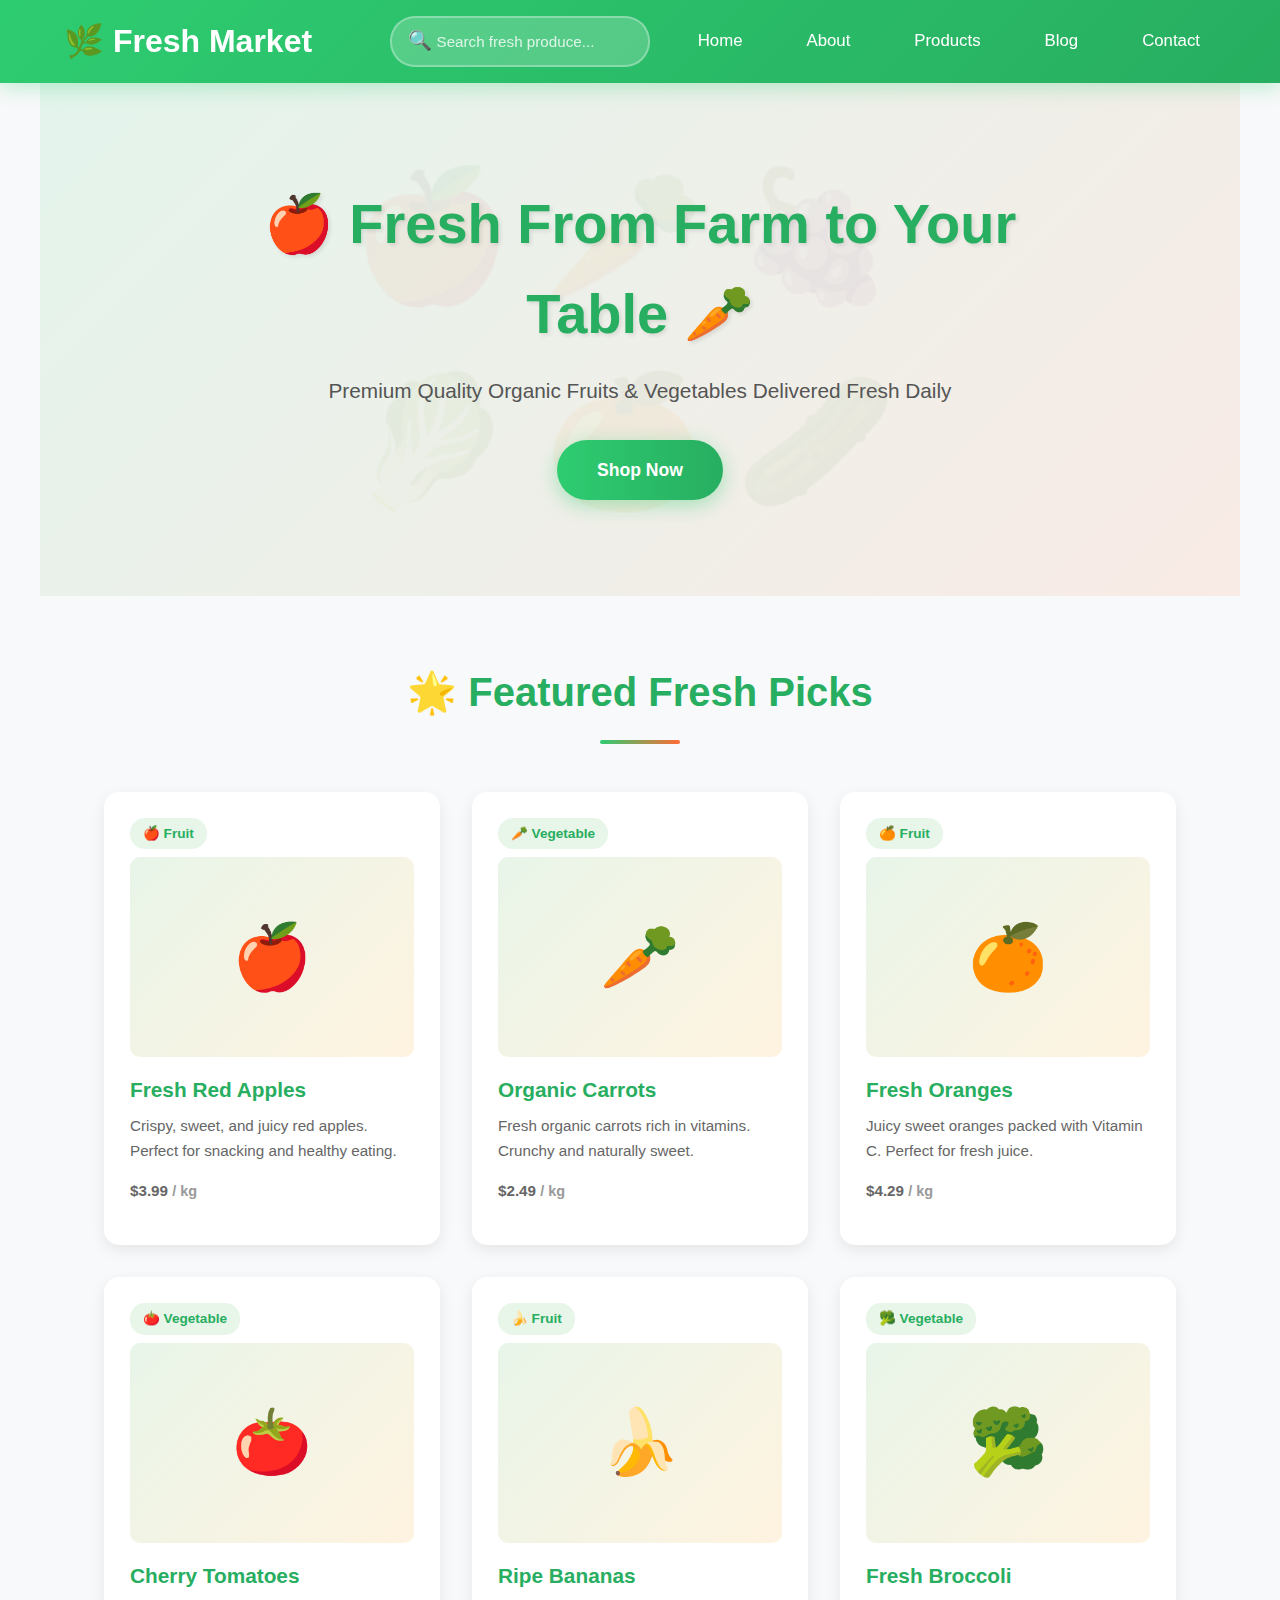
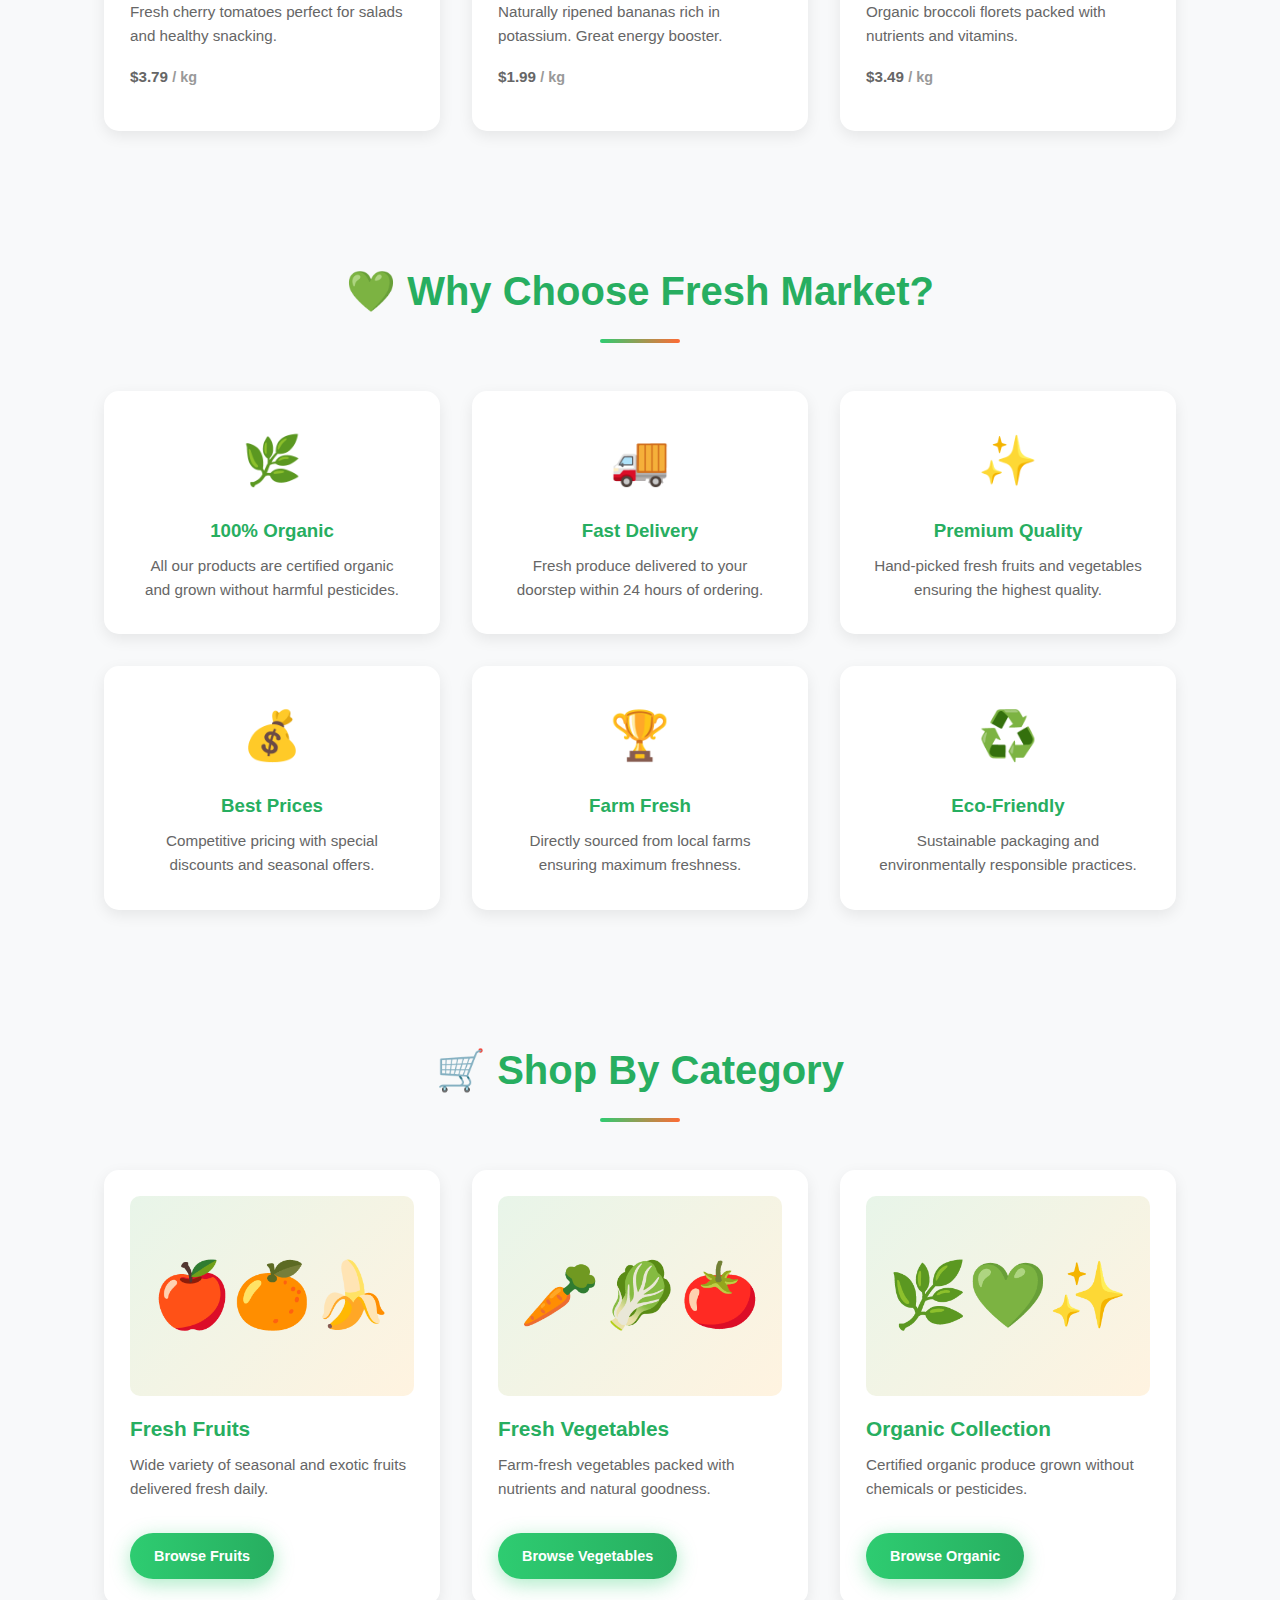
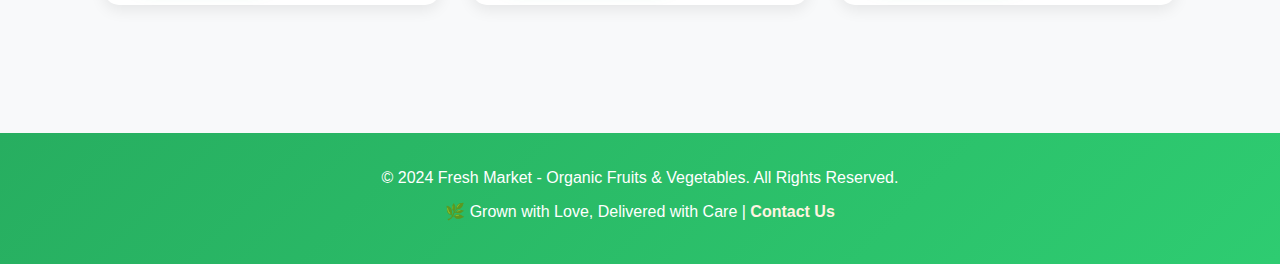
<file: index.html>
<!DOCTYPE html>
<html lang="en">
<head>
    <meta charset="UTF-8">
    <meta name="viewport" content="width=device-width, initial-scale=1.0">
    <meta name="description" content="Fresh Market - Premium quality fresh fruits and vegetables delivered to your doorstep">
    <title>Fresh Market - Organic Fruits & Vegetables | Home</title>
    <!-- CSS FILE LINK -->
    <link rel="stylesheet" href="style.css">
</head>
<body>
    
    <!-- NAVIGATION BAR -->
    <nav>
        <div class="nav-container">
            <!-- Logo -->
            <a href="index.html" class="logo">🌿 Fresh Market</a>
            
            <div class="search-container">
                <!-- Search Bar -->
                <div class="search-box">
                    <span class="search-icon">🔍</span>
                    <input type="text" placeholder="Search fresh produce...">
                </div>
                
                <!-- Navigation Links -->
                <ul class="nav-links">
                    <li><a href="index.html">Home</a></li>
                    <li><a href="about.html">About</a></li>
                    <li><a href="products.html">Products</a></li>
                    <li><a href="blog.html">Blog</a></li>
                    <li><a href="contact.html">Contact</a></li>
                </ul>
            </div>
        </div>
    </nav>

    <!-- HERO SECTION -->
    <section class="hero">
        <div class="hero-content">
            <h1>🍎 Fresh From Farm to Your Table 🥕</h1>
            <p>Premium Quality Organic Fruits & Vegetables Delivered Fresh Daily</p>
            <a href="products.html" class="cta-button">Shop Now</a>
        </div>
    </section>

    <!-- FEATURED PRODUCTS SECTION -->
    <section>
        <h2>🌟 Featured Fresh Picks</h2>
        <div class="product-grid">
            
            <!-- Product 1 -->
            <div class="product-card">
                <span class="category-badge">🍎 Fruit</span>
                <div class="product-img">🍎</div>
                <h3>Fresh Red Apples</h3>
                <p>Crispy, sweet, and juicy red apples. Perfect for snacking and healthy eating.</p>
                <p class="price">$3.99 <span class="per-kg">/ kg</span></p>
            </div>

            <!-- Product 2 -->
            <div class="product-card">
                <span class="category-badge">🥕 Vegetable</span>
                <div class="product-img">🥕</div>
                <h3>Organic Carrots</h3>
                <p>Fresh organic carrots rich in vitamins. Crunchy and naturally sweet.</p>
                <p class="price">$2.49 <span class="per-kg">/ kg</span></p>
            </div>

            <!-- Product 3 -->
            <div class="product-card">
                <span class="category-badge">🍊 Fruit</span>
                <div class="product-img">🍊</div>
                <h3>Fresh Oranges</h3>
                <p>Juicy sweet oranges packed with Vitamin C. Perfect for fresh juice.</p>
                <p class="price">$4.29 <span class="per-kg">/ kg</span></p>
            </div>

            <!-- Product 4 -->
            <div class="product-card">
                <span class="category-badge">🍅 Vegetable</span>
                <div class="product-img">🍅</div>
                <h3>Cherry Tomatoes</h3>
                <p>Fresh cherry tomatoes perfect for salads and healthy snacking.</p>
                <p class="price">$3.79 <span class="per-kg">/ kg</span></p>
            </div>

            <!-- Product 5 -->
            <div class="product-card">
                <span class="category-badge">🍌 Fruit</span>
                <div class="product-img">🍌</div>
                <h3>Ripe Bananas</h3>
                <p>Naturally ripened bananas rich in potassium. Great energy booster.</p>
                <p class="price">$1.99 <span class="per-kg">/ kg</span></p>
            </div>

            <!-- Product 6 -->
            <div class="product-card">
                <span class="category-badge">🥦 Vegetable</span>
                <div class="product-img">🥦</div>
                <h3>Fresh Broccoli</h3>
                <p>Organic broccoli florets packed with nutrients and vitamins.</p>
                <p class="price">$3.49 <span class="per-kg">/ kg</span></p>
            </div>

        </div>
    </section>

    <!-- WHY CHOOSE US SECTION -->
    <section>
        <h2>💚 Why Choose Fresh Market?</h2>
        <div class="features-grid">
            
            <div class="feature-card">
                <div class="feature-icon">🌿</div>
                <h3>100% Organic</h3>
                <p>All our products are certified organic and grown without harmful pesticides.</p>
            </div>

            <div class="feature-card">
                <div class="feature-icon">🚚</div>
                <h3>Fast Delivery</h3>
                <p>Fresh produce delivered to your doorstep within 24 hours of ordering.</p>
            </div>

            <div class="feature-card">
                <div class="feature-icon">✨</div>
                <h3>Premium Quality</h3>
                <p>Hand-picked fresh fruits and vegetables ensuring the highest quality.</p>
            </div>

            <div class="feature-card">
                <div class="feature-icon">💰</div>
                <h3>Best Prices</h3>
                <p>Competitive pricing with special discounts and seasonal offers.</p>
            </div>

            <div class="feature-card">
                <div class="feature-icon">🏆</div>
                <h3>Farm Fresh</h3>
                <p>Directly sourced from local farms ensuring maximum freshness.</p>
            </div>

            <div class="feature-card">
                <div class="feature-icon">♻️</div>
                <h3>Eco-Friendly</h3>
                <p>Sustainable packaging and environmentally responsible practices.</p>
            </div>

        </div>
    </section>

    <!-- CATEGORIES SECTION -->
    <section>
        <h2>🛒 Shop By Category</h2>
        <div class="product-grid">
            
            <div class="product-card">
                <div class="product-img">🍎🍊🍌</div>
                <h3>Fresh Fruits</h3>
                <p>Wide variety of seasonal and exotic fruits delivered fresh daily.</p>
                <a href="products.html" class="cta-button" style="font-size: 0.9rem; padding: 0.7rem 1.5rem; margin-top: 1rem;">Browse Fruits</a>
            </div>

            <div class="product-card">
                <div class="product-img">🥕🥬🍅</div>
                <h3>Fresh Vegetables</h3>
                <p>Farm-fresh vegetables packed with nutrients and natural goodness.</p>
                <a href="products.html" class="cta-button" style="font-size: 0.9rem; padding: 0.7rem 1.5rem; margin-top: 1rem;">Browse Vegetables</a>
            </div>

            <div class="product-card">
                <div class="product-img">🌿💚✨</div>
                <h3>Organic Collection</h3>
                <p>Certified organic produce grown without chemicals or pesticides.</p>
                <a href="products.html" class="cta-button" style="font-size: 0.9rem; padding: 0.7rem 1.5rem; margin-top: 1rem;">Browse Organic</a>
            </div>

        </div>
    </section>

    <!-- FOOTER -->
    <footer>
        <p>&copy; 2024 Fresh Market - Organic Fruits & Vegetables. All Rights Reserved.</p>
        <p>🌿 Grown with Love, Delivered with Care | <a href="contact.html">Contact Us</a></p>
    </footer>

</body>
</html>
</file>
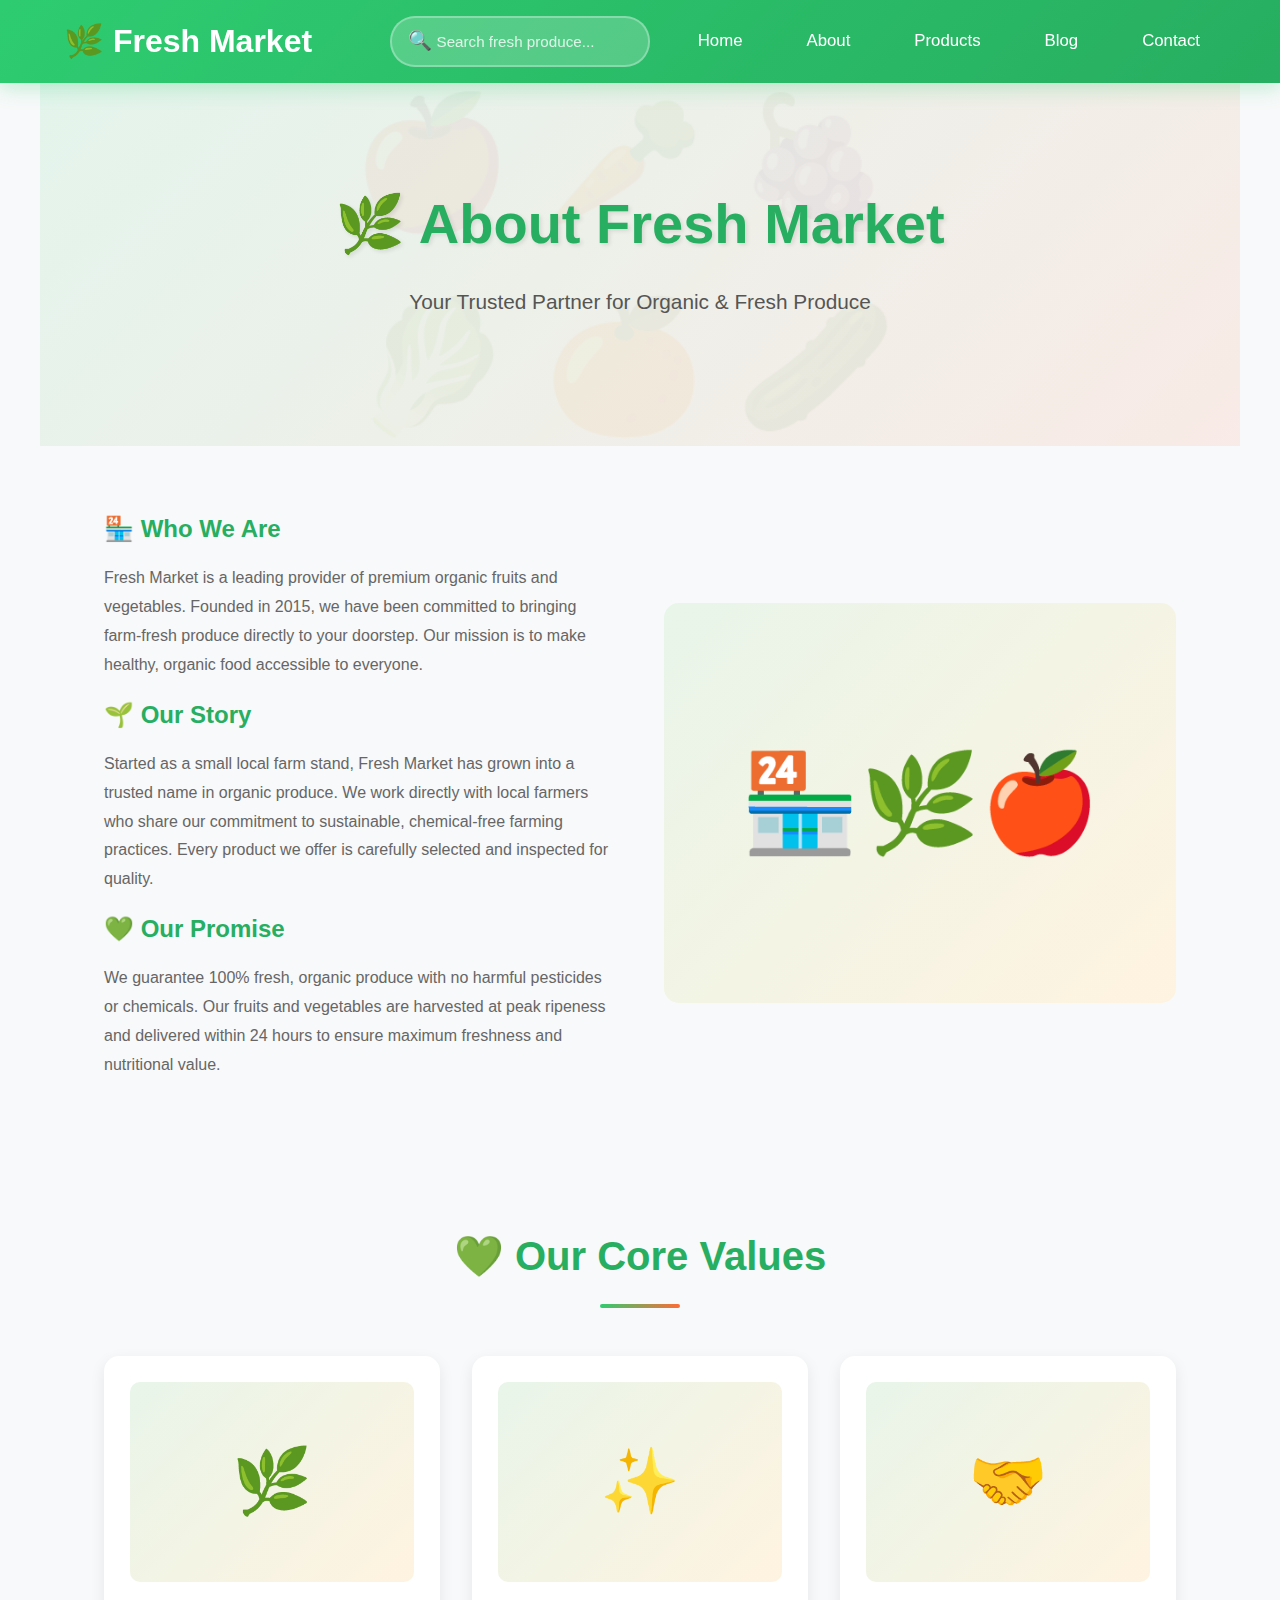
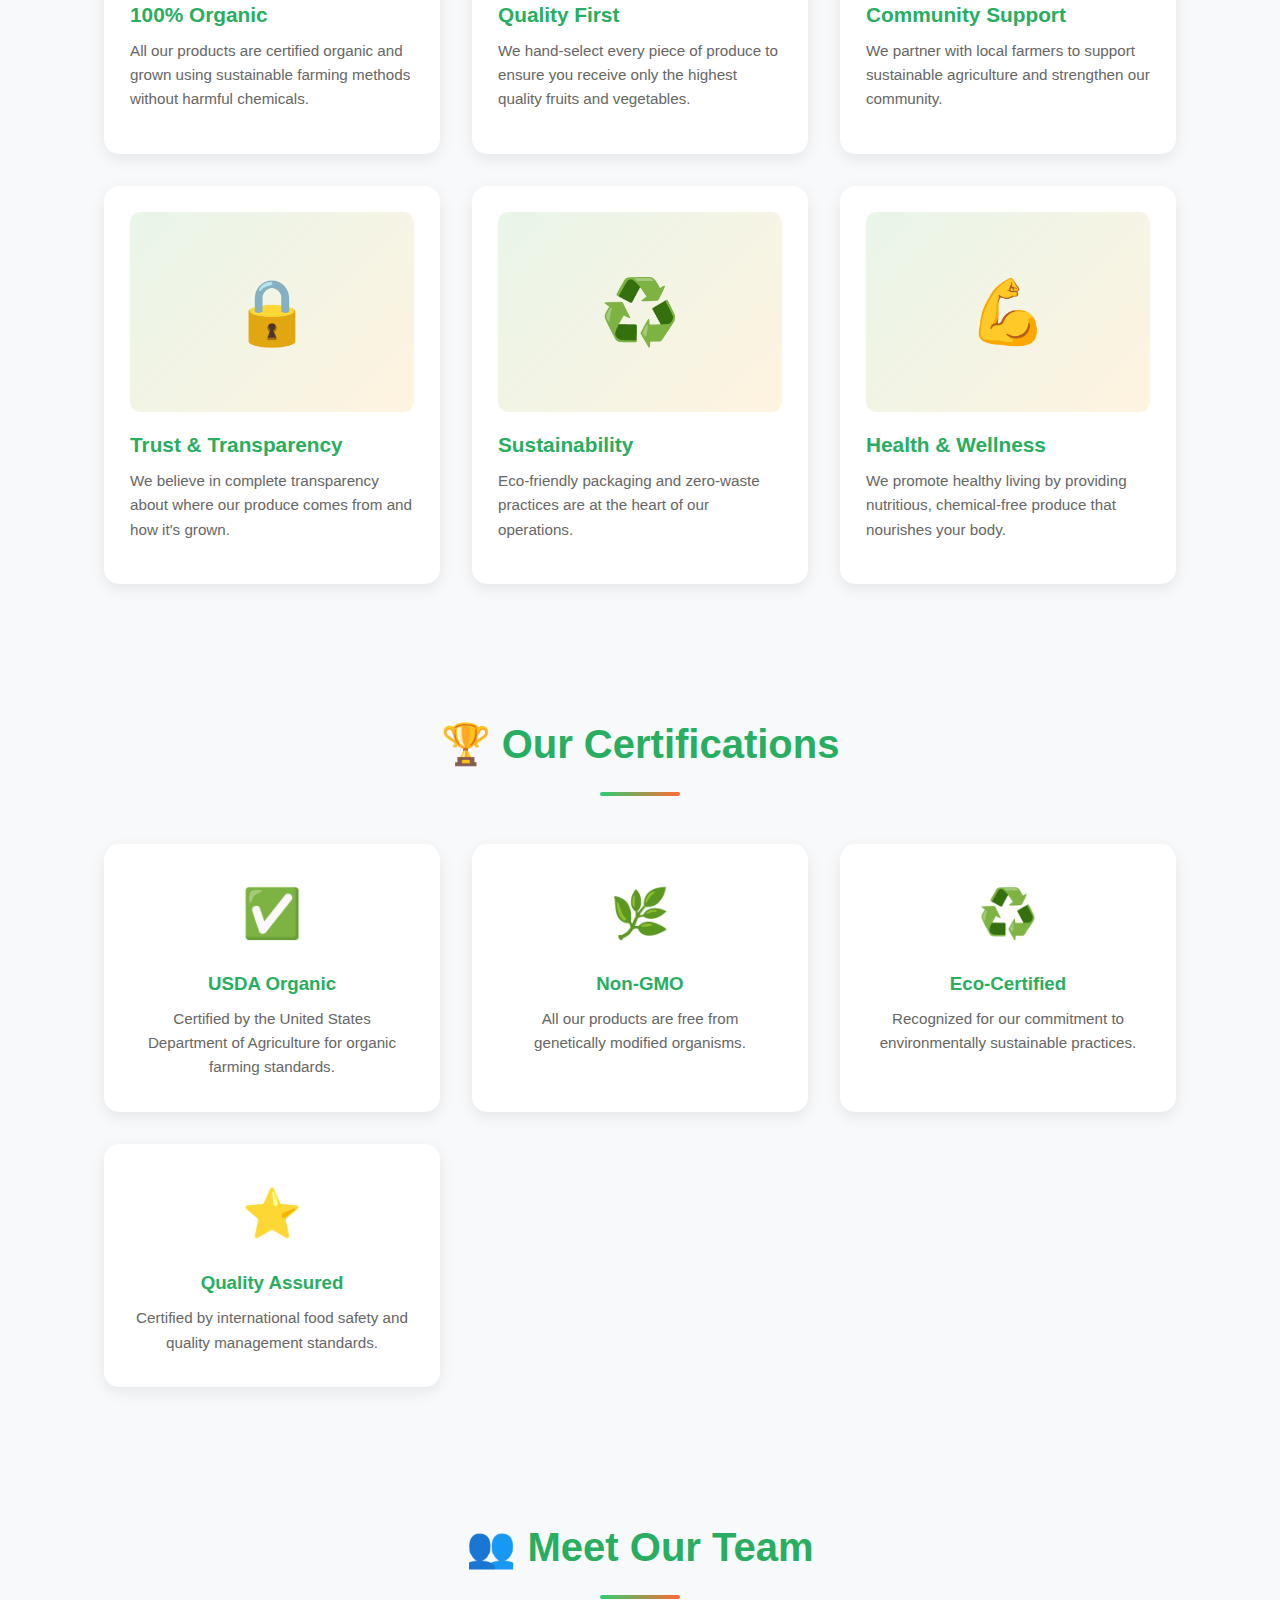
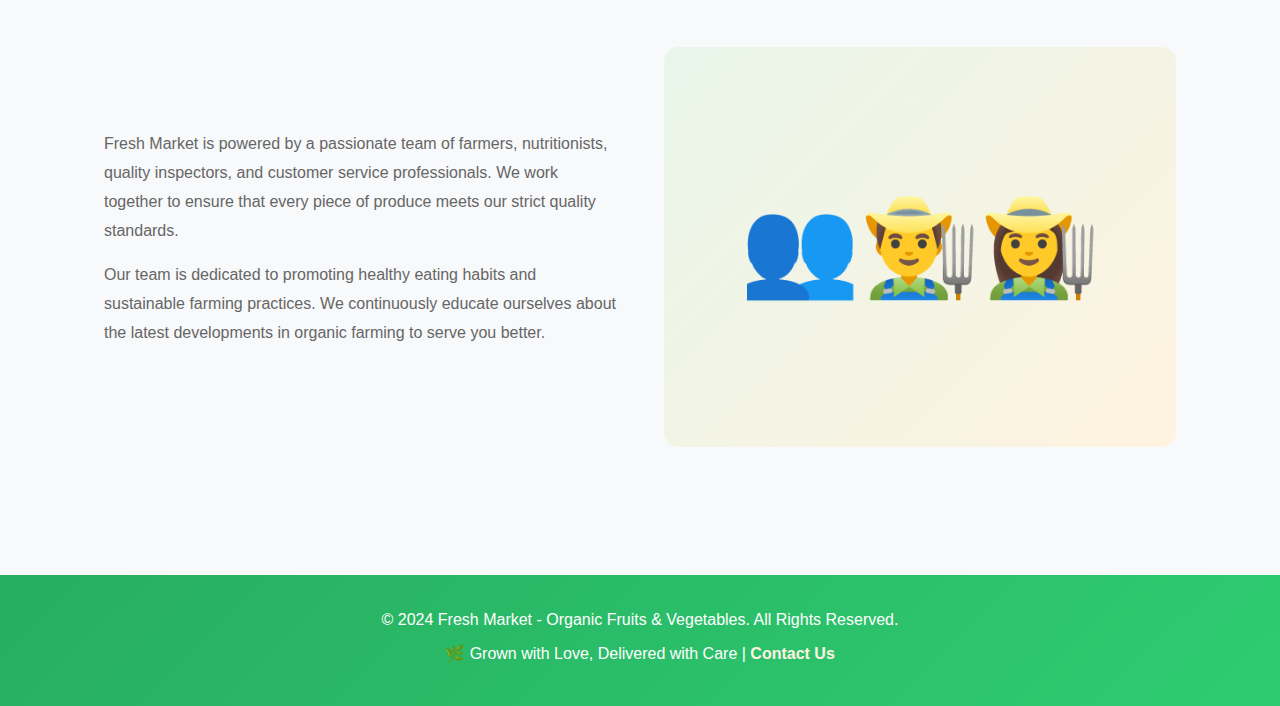
<file: about.html>
<!DOCTYPE html>
<html lang="en">
<head>
    <meta charset="UTF-8">
    <meta name="viewport" content="width=device-width, initial-scale=1.0">
    <meta name="description" content="Learn about Fresh Market - Your trusted source for organic fruits and vegetables">
    <title>About Us - Fresh Market</title>
    <!-- CSS FILE LINK -->
    <link rel="stylesheet" href="style.css">
</head>
<body>
    
    <!-- NAVIGATION BAR -->
    <nav>
        <div class="nav-container">
            <!-- Logo -->
            <a href="index.html" class="logo">🌿 Fresh Market</a>
            
            <div class="search-container">
                <!-- Search Bar -->
                <div class="search-box">
                    <span class="search-icon">🔍</span>
                    <input type="text" placeholder="Search fresh produce...">
                </div>
                
                <!-- Navigation Links -->
                <ul class="nav-links">
                    <li><a href="index.html">Home</a></li>
                    <li><a href="about.html">About</a></li>
                    <li><a href="products.html">Products</a></li>
                    <li><a href="blog.html">Blog</a></li>
                    <li><a href="contact.html">Contact</a></li>
                </ul>
            </div>
        </div>
    </nav>

    <!-- ABOUT HERO SECTION -->
    <section class="hero">
        <div class="hero-content">
            <h1>🌿 About Fresh Market</h1>
            <p>Your Trusted Partner for Organic & Fresh Produce</p>
        </div>
    </section>

    <!-- ABOUT CONTENT SECTION -->
    <section>
        <div class="about-content">
            
            <!-- Left Side - Text Content -->
            <div class="about-text">
                <h3>🏪 Who We Are</h3>
                <p>Fresh Market is a leading provider of premium organic fruits and vegetables. Founded in 2015, we have been committed to bringing farm-fresh produce directly to your doorstep. Our mission is to make healthy, organic food accessible to everyone.</p>
                
                <h3>🌱 Our Story</h3>
                <p>Started as a small local farm stand, Fresh Market has grown into a trusted name in organic produce. We work directly with local farmers who share our commitment to sustainable, chemical-free farming practices. Every product we offer is carefully selected and inspected for quality.</p>
                
                <h3>💚 Our Promise</h3>
                <p>We guarantee 100% fresh, organic produce with no harmful pesticides or chemicals. Our fruits and vegetables are harvested at peak ripeness and delivered within 24 hours to ensure maximum freshness and nutritional value.</p>
            </div>

            <!-- Right Side - Image/Icon -->
            <div class="about-image">
                🏪🌿🍎
            </div>

        </div>
    </section>

    <!-- OUR VALUES SECTION -->
    <section>
        <h2>💚 Our Core Values</h2>
        <div class="product-grid">
            
            <div class="product-card">
                <div class="product-img">🌿</div>
                <h3>100% Organic</h3>
                <p>All our products are certified organic and grown using sustainable farming methods without harmful chemicals.</p>
            </div>

            <div class="product-card">
                <div class="product-img">✨</div>
                <h3>Quality First</h3>
                <p>We hand-select every piece of produce to ensure you receive only the highest quality fruits and vegetables.</p>
            </div>

            <div class="product-card">
                <div class="product-img">🤝</div>
                <h3>Community Support</h3>
                <p>We partner with local farmers to support sustainable agriculture and strengthen our community.</p>
            </div>

            <div class="product-card">
                <div class="product-img">🔒</div>
                <h3>Trust & Transparency</h3>
                <p>We believe in complete transparency about where our produce comes from and how it's grown.</p>
            </div>

            <div class="product-card">
                <div class="product-img">♻️</div>
                <h3>Sustainability</h3>
                <p>Eco-friendly packaging and zero-waste practices are at the heart of our operations.</p>
            </div>

            <div class="product-card">
                <div class="product-img">💪</div>
                <h3>Health & Wellness</h3>
                <p>We promote healthy living by providing nutritious, chemical-free produce that nourishes your body.</p>
            </div>

        </div>
    </section>

    <!-- CERTIFICATIONS SECTION -->
    <section>
        <h2>🏆 Our Certifications</h2>
        <div class="features-grid">
            
            <div class="feature-card">
                <div class="feature-icon">✅</div>
                <h3>USDA Organic</h3>
                <p>Certified by the United States Department of Agriculture for organic farming standards.</p>
            </div>

            <div class="feature-card">
                <div class="feature-icon">🌿</div>
                <h3>Non-GMO</h3>
                <p>All our products are free from genetically modified organisms.</p>
            </div>

            <div class="feature-card">
                <div class="feature-icon">♻️</div>
                <h3>Eco-Certified</h3>
                <p>Recognized for our commitment to environmentally sustainable practices.</p>
            </div>

            <div class="feature-card">
                <div class="feature-icon">⭐</div>
                <h3>Quality Assured</h3>
                <p>Certified by international food safety and quality management standards.</p>
            </div>

        </div>
    </section>

    <!-- TEAM SECTION -->
    <section>
        <h2>👥 Meet Our Team</h2>
        <div class="about-content">
            <div class="about-text">
                <p>Fresh Market is powered by a passionate team of farmers, nutritionists, quality inspectors, and customer service professionals. We work together to ensure that every piece of produce meets our strict quality standards.</p>
                <p>Our team is dedicated to promoting healthy eating habits and sustainable farming practices. We continuously educate ourselves about the latest developments in organic farming to serve you better.</p>
            </div>
            <div class="about-image">
                👥👨‍🌾👩‍🌾
            </div>
        </div>
    </section>

    <!-- FOOTER -->
    <footer>
        <p>&copy; 2024 Fresh Market - Organic Fruits & Vegetables. All Rights Reserved.</p>
        <p>🌿 Grown with Love, Delivered with Care | <a href="contact.html">Contact Us</a></p>
    </footer>

</body>
</html>
</file>
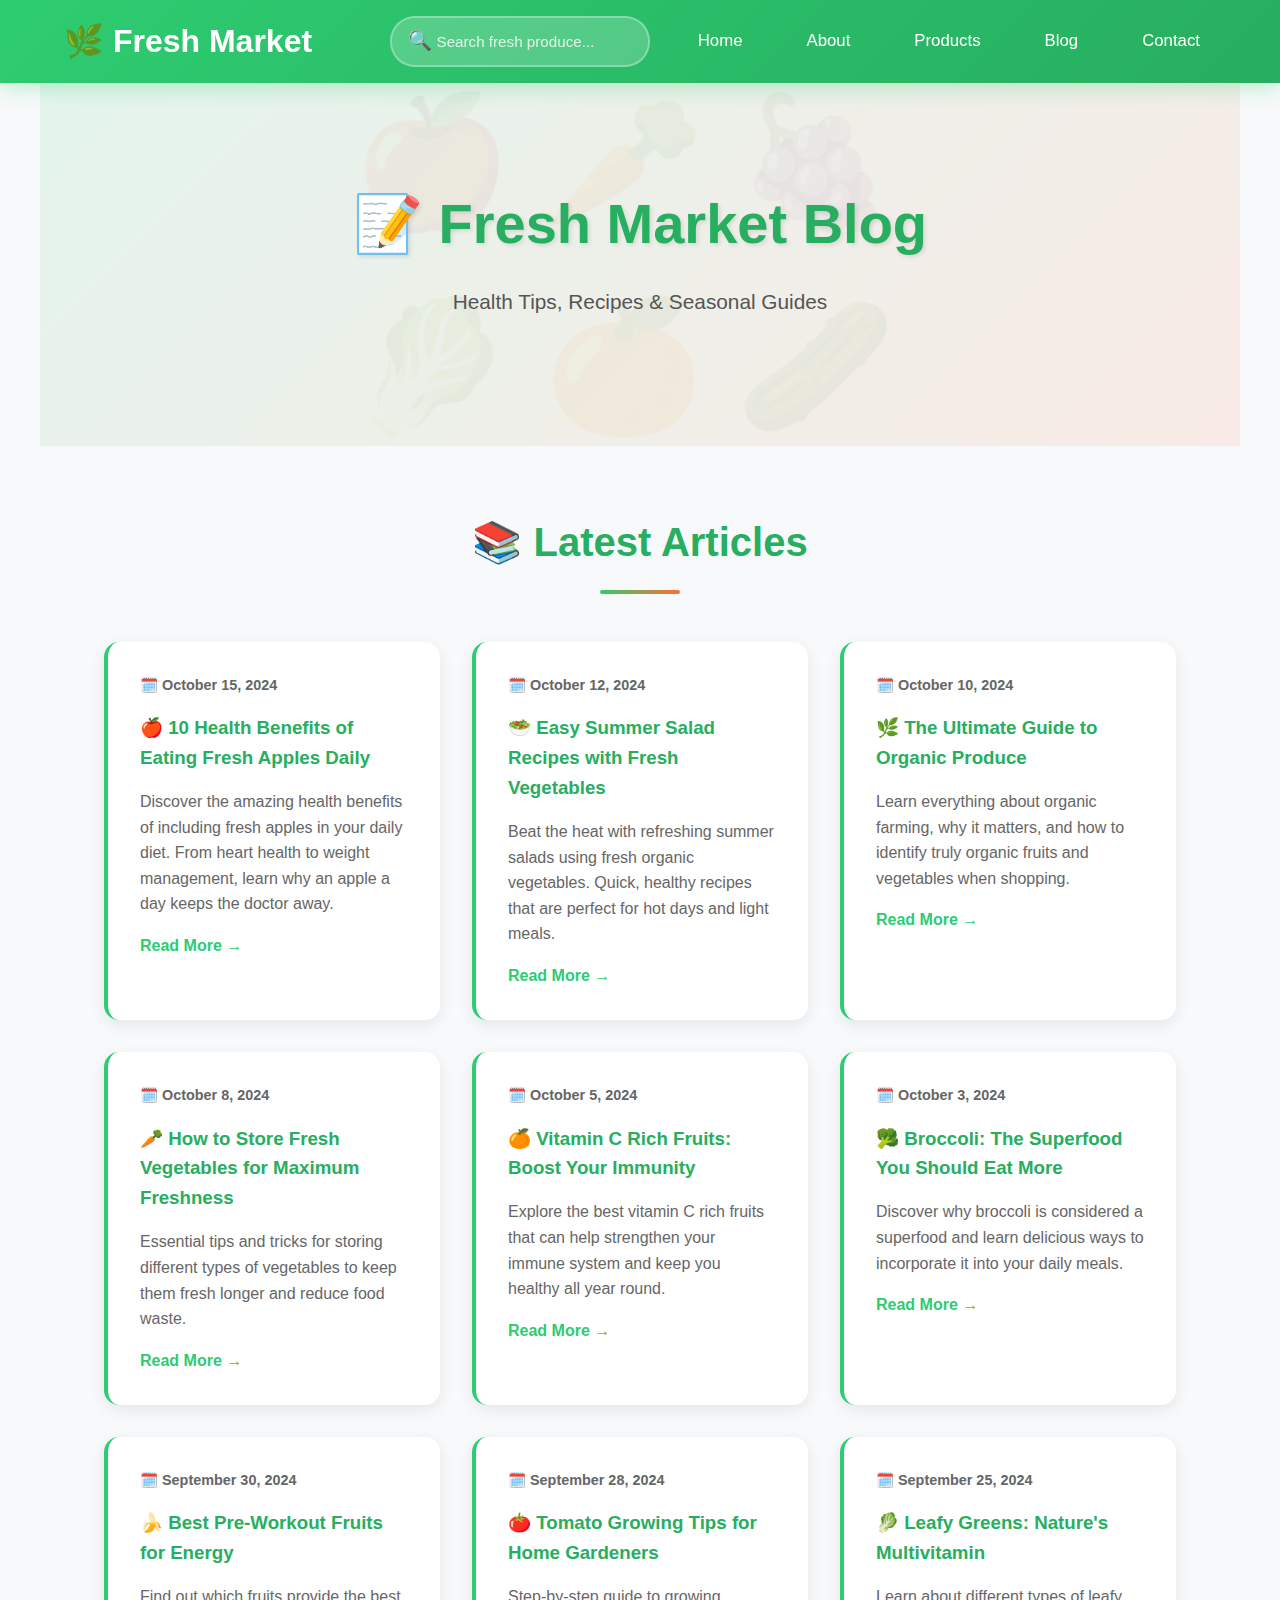
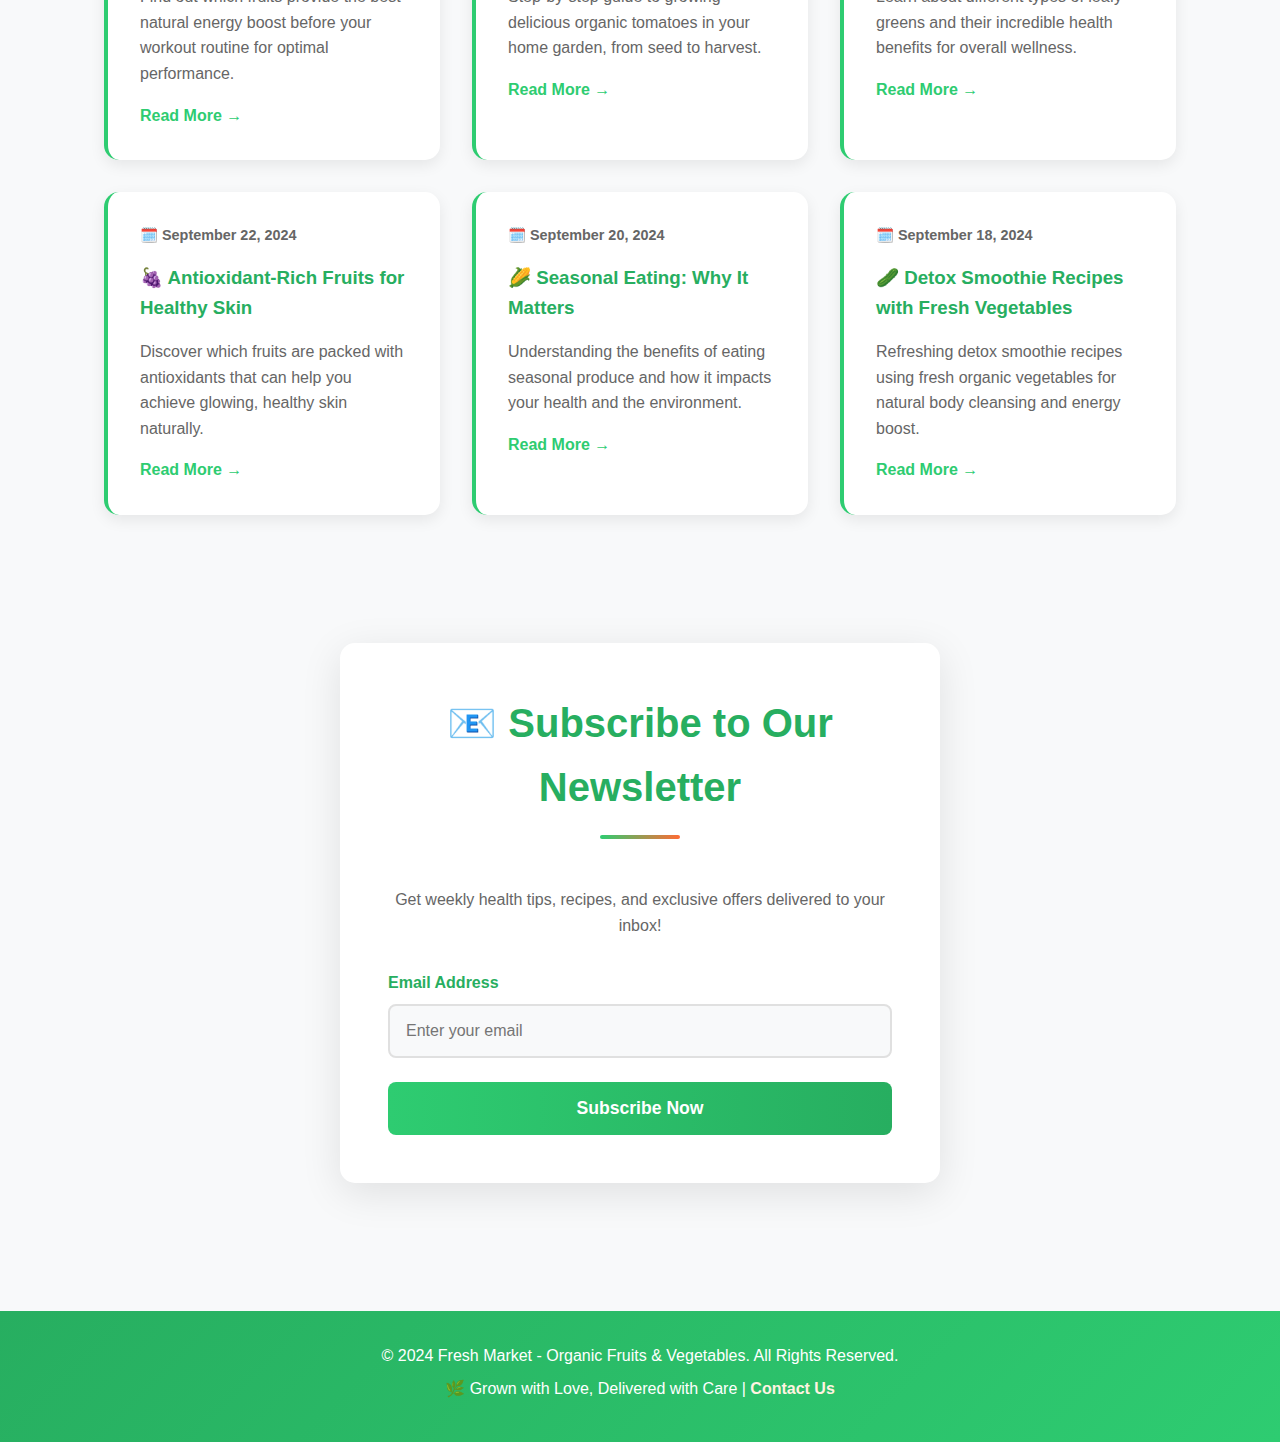
<file: blog.html>
<!DOCTYPE html>
<html lang="en">
<head>
    <meta charset="UTF-8">
    <meta name="viewport" content="width=device-width, initial-scale=1.0">
    <meta name="description" content="Read health tips, recipes, and fresh produce guides on Fresh Market Blog">
    <title>Blog - Fresh Market</title>
    <!-- CSS FILE LINK -->
    <link rel="stylesheet" href="style.css">
</head>
<body>
    
    <!-- NAVIGATION BAR -->
    <nav>
        <div class="nav-container">
            <!-- Logo -->
            <a href="index.html" class="logo">🌿 Fresh Market</a>
            
            <div class="search-container">
                <!-- Search Bar -->
                <div class="search-box">
                    <span class="search-icon">🔍</span>
                    <input type="text" placeholder="Search fresh produce...">
                </div>
                
                <!-- Navigation Links -->
                <ul class="nav-links">
                    <li><a href="index.html">Home</a></li>
                    <li><a href="about.html">About</a></li>
                    <li><a href="products.html">Products</a></li>
                    <li><a href="blog.html">Blog</a></li>
                    <li><a href="contact.html">Contact</a></li>
                </ul>
            </div>
        </div>
    </nav>

    <!-- BLOG HERO SECTION -->
    <section class="hero">
        <div class="hero-content">
            <h1>📝 Fresh Market Blog</h1>
            <p>Health Tips, Recipes & Seasonal Guides</p>
        </div>
    </section>

    <!-- BLOG POSTS SECTION -->
    <section>
        <h2>📚 Latest Articles</h2>
        <div class="blog-grid">
            
            <!-- Blog Post 1 -->
            <div class="blog-card">
                <p class="blog-date">🗓️ October 15, 2024</p>
                <h3>🍎 10 Health Benefits of Eating Fresh Apples Daily</h3>
                <p>Discover the amazing health benefits of including fresh apples in your daily diet. From heart health to weight management, learn why an apple a day keeps the doctor away.</p>
                <a href="#" class="read-more">Read More →</a>
            </div>

            <!-- Blog Post 2 -->
            <div class="blog-card">
                <p class="blog-date">🗓️ October 12, 2024</p>
                <h3>🥗 Easy Summer Salad Recipes with Fresh Vegetables</h3>
                <p>Beat the heat with refreshing summer salads using fresh organic vegetables. Quick, healthy recipes that are perfect for hot days and light meals.</p>
                <a href="#" class="read-more">Read More →</a>
            </div>

            <!-- Blog Post 3 -->
            <div class="blog-card">
                <p class="blog-date">🗓️ October 10, 2024</p>
                <h3>🌿 The Ultimate Guide to Organic Produce</h3>
                <p>Learn everything about organic farming, why it matters, and how to identify truly organic fruits and vegetables when shopping.</p>
                <a href="#" class="read-more">Read More →</a>
            </div>

            <!-- Blog Post 4 -->
            <div class="blog-card">
                <p class="blog-date">🗓️ October 8, 2024</p>
                <h3>🥕 How to Store Fresh Vegetables for Maximum Freshness</h3>
                <p>Essential tips and tricks for storing different types of vegetables to keep them fresh longer and reduce food waste.</p>
                <a href="#" class="read-more">Read More →</a>
            </div>

            <!-- Blog Post 5 -->
            <div class="blog-card">
                <p class="blog-date">🗓️ October 5, 2024</p>
                <h3>🍊 Vitamin C Rich Fruits: Boost Your Immunity</h3>
                <p>Explore the best vitamin C rich fruits that can help strengthen your immune system and keep you healthy all year round.</p>
                <a href="#" class="read-more">Read More →</a>
            </div>

            <!-- Blog Post 6 -->
            <div class="blog-card">
                <p class="blog-date">🗓️ October 3, 2024</p>
                <h3>🥦 Broccoli: The Superfood You Should Eat More</h3>
                <p>Discover why broccoli is considered a superfood and learn delicious ways to incorporate it into your daily meals.</p>
                <a href="#" class="read-more">Read More →</a>
            </div>

            <!-- Blog Post 7 -->
            <div class="blog-card">
                <p class="blog-date">🗓️ September 30, 2024</p>
                <h3>🍌 Best Pre-Workout Fruits for Energy</h3>
                <p>Find out which fruits provide the best natural energy boost before your workout routine for optimal performance.</p>
                <a href="#" class="read-more">Read More →</a>
            </div>

            <!-- Blog Post 8 -->
            <div class="blog-card">
                <p class="blog-date">🗓️ September 28, 2024</p>
                <h3>🍅 Tomato Growing Tips for Home Gardeners</h3>
                <p>Step-by-step guide to growing delicious organic tomatoes in your home garden, from seed to harvest.</p>
                <a href="#" class="read-more">Read More →</a>
            </div>

            <!-- Blog Post 9 -->
            <div class="blog-card">
                <p class="blog-date">🗓️ September 25, 2024</p>
                <h3>🥬 Leafy Greens: Nature's Multivitamin</h3>
                <p>Learn about different types of leafy greens and their incredible health benefits for overall wellness.</p>
                <a href="#" class="read-more">Read More →</a>
            </div>

            <!-- Blog Post 10 -->
            <div class="blog-card">
                <p class="blog-date">🗓️ September 22, 2024</p>
                <h3>🍇 Antioxidant-Rich Fruits for Healthy Skin</h3>
                <p>Discover which fruits are packed with antioxidants that can help you achieve glowing, healthy skin naturally.</p>
                <a href="#" class="read-more">Read More →</a>
            </div>

            <!-- Blog Post 11 -->
            <div class="blog-card">
                <p class="blog-date">🗓️ September 20, 2024</p>
                <h3>🌽 Seasonal Eating: Why It Matters</h3>
                <p>Understanding the benefits of eating seasonal produce and how it impacts your health and the environment.</p>
                <a href="#" class="read-more">Read More →</a>
            </div>

            <!-- Blog Post 12 -->
            <div class="blog-card">
                <p class="blog-date">🗓️ September 18, 2024</p>
                <h3>🥒 Detox Smoothie Recipes with Fresh Vegetables</h3>
                <p>Refreshing detox smoothie recipes using fresh organic vegetables for natural body cleansing and energy boost.</p>
                <a href="#" class="read-more">Read More →</a>
            </div>

        </div>
    </section>

    <!-- NEWSLETTER SECTION -->
    <section>
        <div class="contact-container">
            <h2>📧 Subscribe to Our Newsletter</h2>
            <p style="text-align: center; color: #666; margin-bottom: 2rem;">Get weekly health tips, recipes, and exclusive offers delivered to your inbox!</p>
            
            <form>
                <div class="form-group">
                    <label for="newsletter-email">Email Address</label>
                    <input type="email" id="newsletter-email" placeholder="Enter your email" required>
                </div>
                <button type="submit" class="submit-btn">Subscribe Now</button>
            </form>
        </div>
    </section>

    <!-- FOOTER -->
    <footer>
        <p>&copy; 2024 Fresh Market - Organic Fruits & Vegetables. All Rights Reserved.</p>
        <p>🌿 Grown with Love, Delivered with Care | <a href="contact.html">Contact Us</a></p>
    </footer>

</body>
</html>
</file>
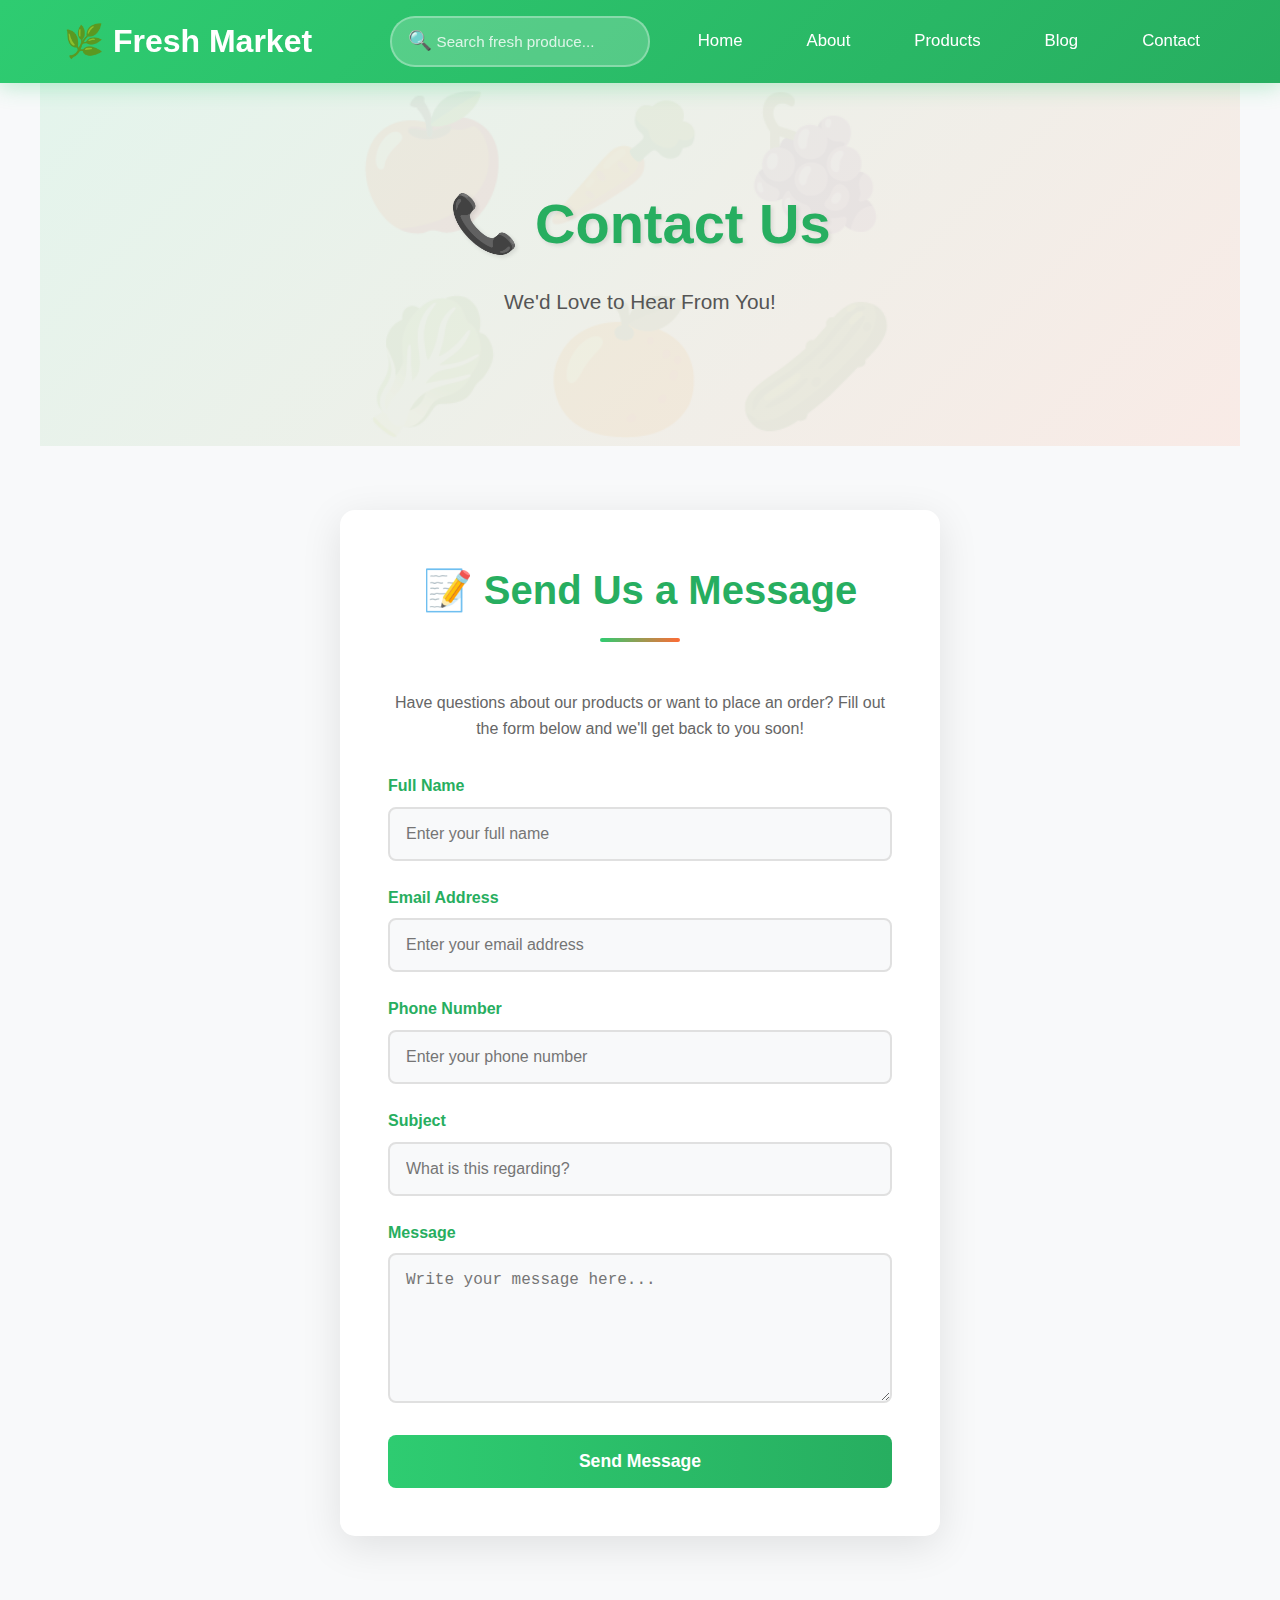
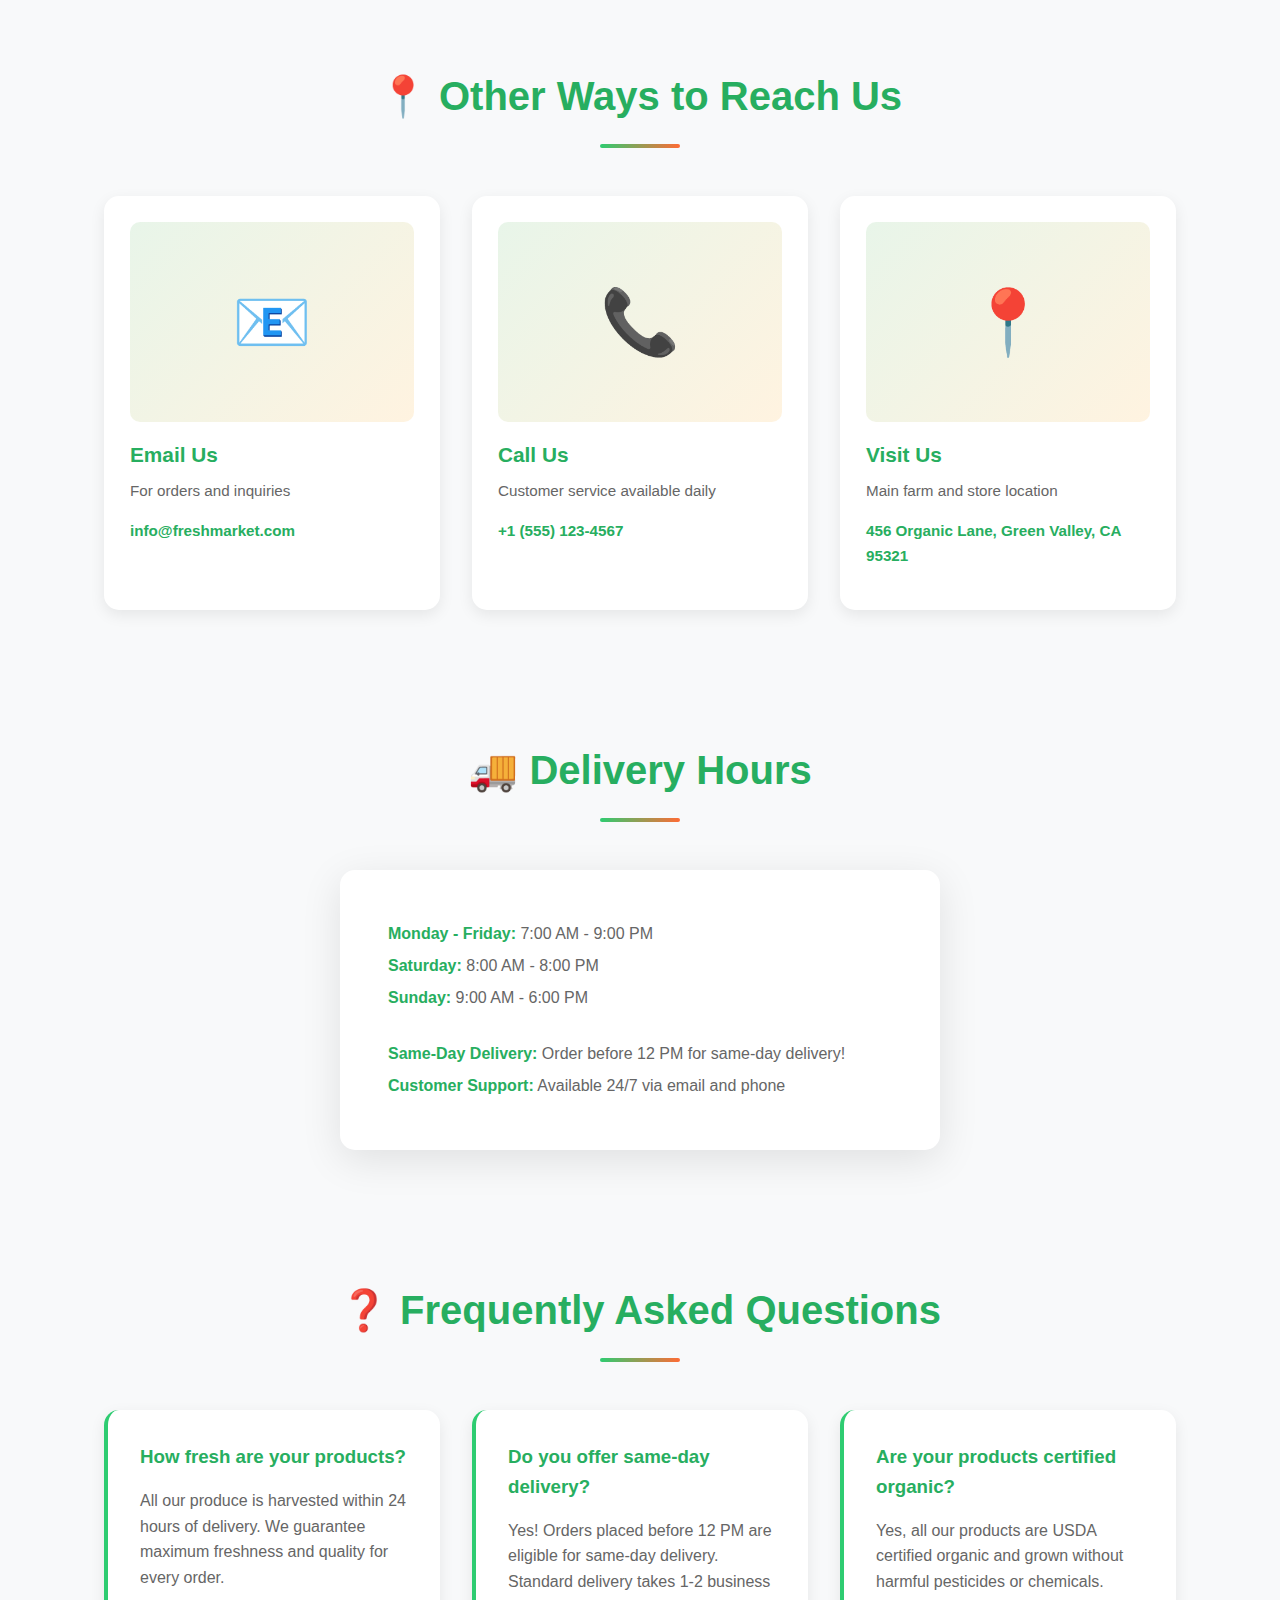
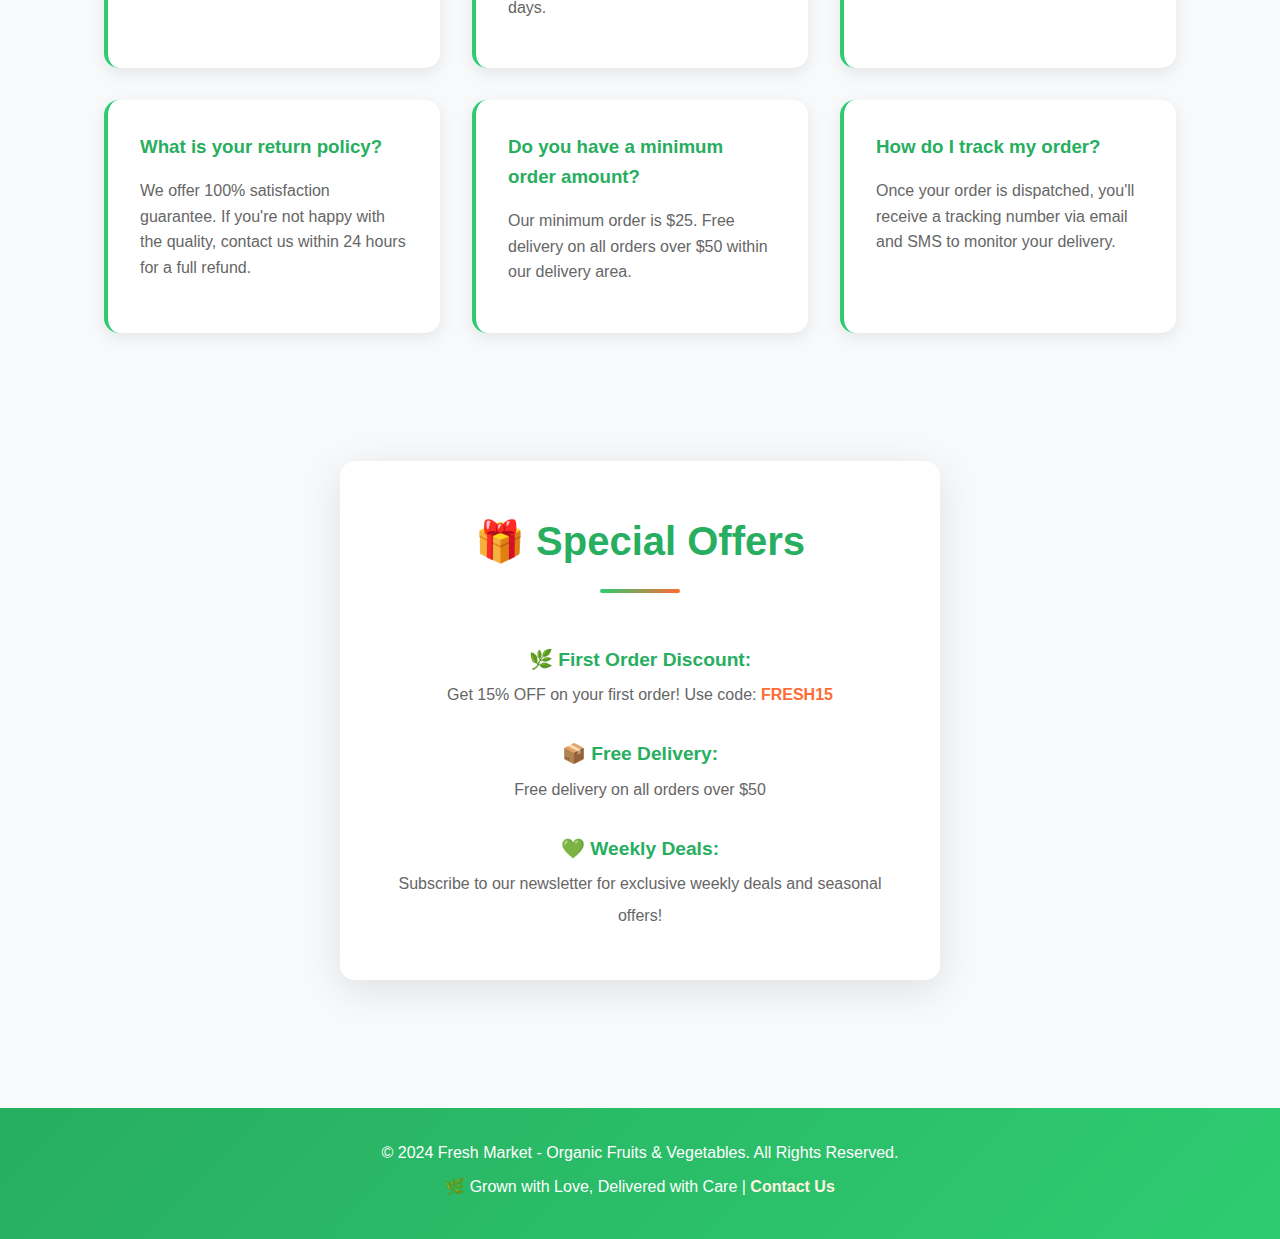
<file: contact.html>
<!DOCTYPE html>
<html lang="en">
<head>
    <meta charset="UTF-8">
    <meta name="viewport" content="width=device-width, initial-scale=1.0">
    <meta name="description" content="Contact Fresh Market - Order fresh organic produce or get in touch with us">
    <title>Contact Us - Fresh Market</title>
    <!-- CSS FILE LINK -->
    <link rel="stylesheet" href="style.css">
</head>
<body>
    
    <!-- NAVIGATION BAR -->
    <nav>
        <div class="nav-container">
            <!-- Logo -->
            <a href="index.html" class="logo">🌿 Fresh Market</a>
            
            <div class="search-container">
                <!-- Search Bar -->
                <div class="search-box">
                    <span class="search-icon">🔍</span>
                    <input type="text" placeholder="Search fresh produce...">
                </div>
                
                <!-- Navigation Links -->
                <ul class="nav-links">
                    <li><a href="index.html">Home</a></li>
                    <li><a href="about.html">About</a></li>
                    <li><a href="products.html">Products</a></li>
                    <li><a href="blog.html">Blog</a></li>
                    <li><a href="contact.html">Contact</a></li>
                </ul>
            </div>
        </div>
    </nav>

    <!-- CONTACT HERO SECTION -->
    <section class="hero">
        <div class="hero-content">
            <h1>📞 Contact Us</h1>
            <p>We'd Love to Hear From You!</p>
        </div>
    </section>

    <!-- CONTACT FORM SECTION -->
    <section>
        <div class="contact-container">
            <h2>📝 Send Us a Message</h2>
            <p style="text-align: center; color: #666; margin-bottom: 2rem;">Have questions about our products or want to place an order? Fill out the form below and we'll get back to you soon!</p>
            
            <form>
                <!-- Name Field -->
                <div class="form-group">
                    <label for="name">Full Name</label>
                    <input type="text" id="name" placeholder="Enter your full name" required>
                </div>

                <!-- Email Field -->
                <div class="form-group">
                    <label for="email">Email Address</label>
                    <input type="email" id="email" placeholder="Enter your email address" required>
                </div>

                <!-- Phone Field -->
                <div class="form-group">
                    <label for="phone">Phone Number</label>
                    <input type="tel" id="phone" placeholder="Enter your phone number">
                </div>

                <!-- Subject Field -->
                <div class="form-group">
                    <label for="subject">Subject</label>
                    <input type="text" id="subject" placeholder="What is this regarding?" required>
                </div>

                <!-- Message Field -->
                <div class="form-group">
                    <label for="message">Message</label>
                    <textarea id="message" placeholder="Write your message here..." required></textarea>
                </div>

                <!-- Submit Button -->
                <button type="submit" class="submit-btn">Send Message</button>
            </form>
        </div>
    </section>

    <!-- CONTACT INFO SECTION -->
    <section>
        <h2>📍 Other Ways to Reach Us</h2>
        <div class="product-grid">
            
            <!-- Email Contact -->
            <div class="product-card">
                <div class="product-img">📧</div>
                <h3>Email Us</h3>
                <p>For orders and inquiries</p>
                <p style="color: #27ae60; font-weight: bold;">info@freshmarket.com</p>
            </div>

            <!-- Phone Contact -->
            <div class="product-card">
                <div class="product-img">📞</div>
                <h3>Call Us</h3>
                <p>Customer service available daily</p>
                <p style="color: #27ae60; font-weight: bold;">+1 (555) 123-4567</p>
            </div>

            <!-- Location Contact -->
            <div class="product-card">
                <div class="product-img">📍</div>
                <h3>Visit Us</h3>
                <p>Main farm and store location</p>
                <p style="color: #27ae60; font-weight: bold;">456 Organic Lane, Green Valley, CA 95321</p>
            </div>

        </div>
    </section>

    <!-- DELIVERY HOURS SECTION -->
    <section>
        <h2>🚚 Delivery Hours</h2>
        <div class="contact-container">
            <div style="color: #666; line-height: 2;">
                <p><strong style="color: #27ae60;">Monday - Friday:</strong> 7:00 AM - 9:00 PM</p>
                <p><strong style="color: #27ae60;">Saturday:</strong> 8:00 AM - 8:00 PM</p>
                <p><strong style="color: #27ae60;">Sunday:</strong> 9:00 AM - 6:00 PM</p>
                <p style="margin-top: 1.5rem;"><strong style="color: #27ae60;">Same-Day Delivery:</strong> Order before 12 PM for same-day delivery!</p>
                <p><strong style="color: #27ae60;">Customer Support:</strong> Available 24/7 via email and phone</p>
            </div>
        </div>
    </section>

    <!-- FAQ SECTION -->
    <section>
        <h2>❓ Frequently Asked Questions</h2>
        <div class="blog-grid">
            
            <div class="blog-card">
                <h3>How fresh are your products?</h3>
                <p>All our produce is harvested within 24 hours of delivery. We guarantee maximum freshness and quality for every order.</p>
            </div>

            <div class="blog-card">
                <h3>Do you offer same-day delivery?</h3>
                <p>Yes! Orders placed before 12 PM are eligible for same-day delivery. Standard delivery takes 1-2 business days.</p>
            </div>

            <div class="blog-card">
                <h3>Are your products certified organic?</h3>
                <p>Yes, all our products are USDA certified organic and grown without harmful pesticides or chemicals.</p>
            </div>

            <div class="blog-card">
                <h3>What is your return policy?</h3>
                <p>We offer 100% satisfaction guarantee. If you're not happy with the quality, contact us within 24 hours for a full refund.</p>
            </div>

            <div class="blog-card">
                <h3>Do you have a minimum order amount?</h3>
                <p>Our minimum order is $25. Free delivery on all orders over $50 within our delivery area.</p>
            </div>

            <div class="blog-card">
                <h3>How do I track my order?</h3>
                <p>Once your order is dispatched, you'll receive a tracking number via email and SMS to monitor your delivery.</p>
            </div>

        </div>
    </section>

    <!-- SPECIAL OFFERS SECTION -->
    <section>
        <div class="contact-container">
            <h2>🎁 Special Offers</h2>
            <div style="text-align: center; color: #666; line-height: 2;">
                <p><strong style="color: #27ae60; font-size: 1.2rem;">🌿 First Order Discount:</strong></p>
                <p>Get 15% OFF on your first order! Use code: <strong style="color: #ff6b35;">FRESH15</strong></p>
                <p style="margin-top: 1.5rem;"><strong style="color: #27ae60; font-size: 1.2rem;">📦 Free Delivery:</strong></p>
                <p>Free delivery on all orders over $50</p>
                <p style="margin-top: 1.5rem;"><strong style="color: #27ae60; font-size: 1.2rem;">💚 Weekly Deals:</strong></p>
                <p>Subscribe to our newsletter for exclusive weekly deals and seasonal offers!</p>
            </div>
        </div>
    </section>

    <!-- FOOTER -->
    <footer>
        <p>&copy; 2024 Fresh Market - Organic Fruits & Vegetables. All Rights Reserved.</p>
        <p>🌿 Grown with Love, Delivered with Care | <a href="contact.html">Contact Us</a></p>
    </footer>

</body>
</html>
</file>
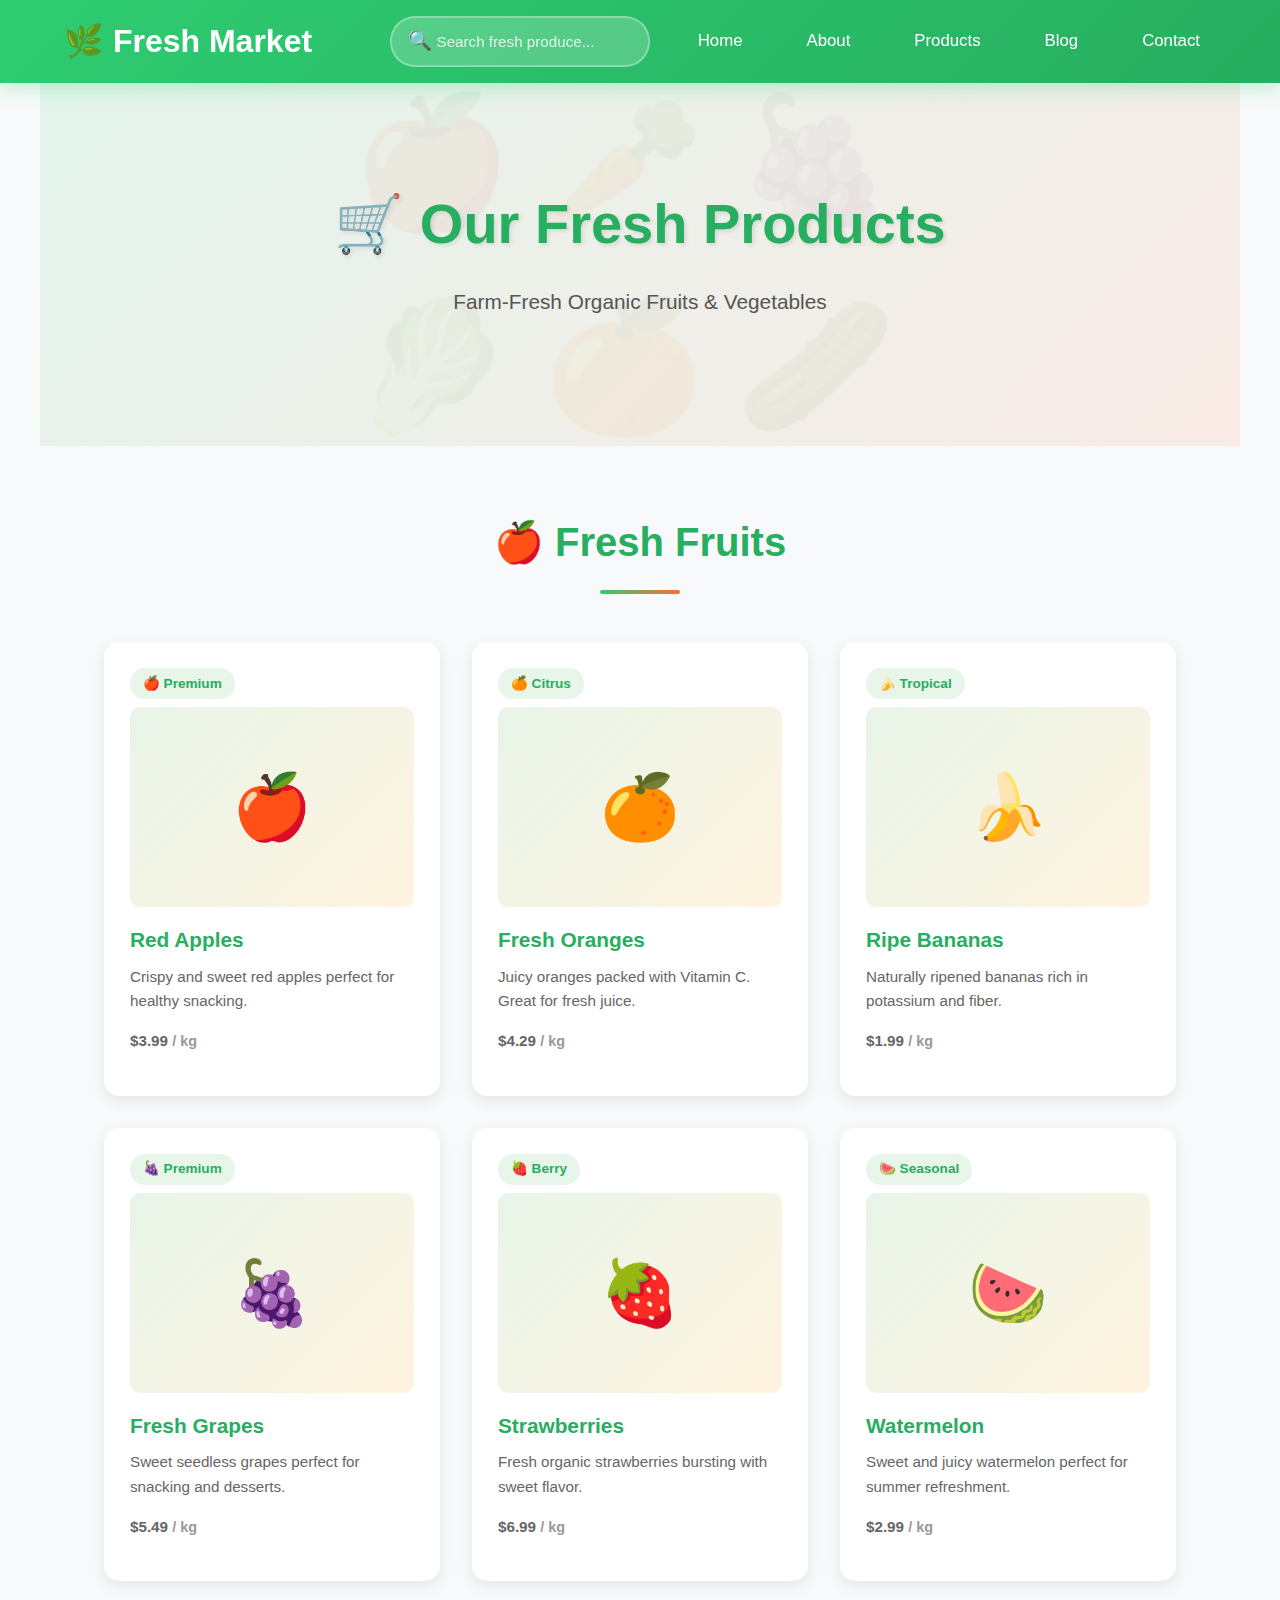
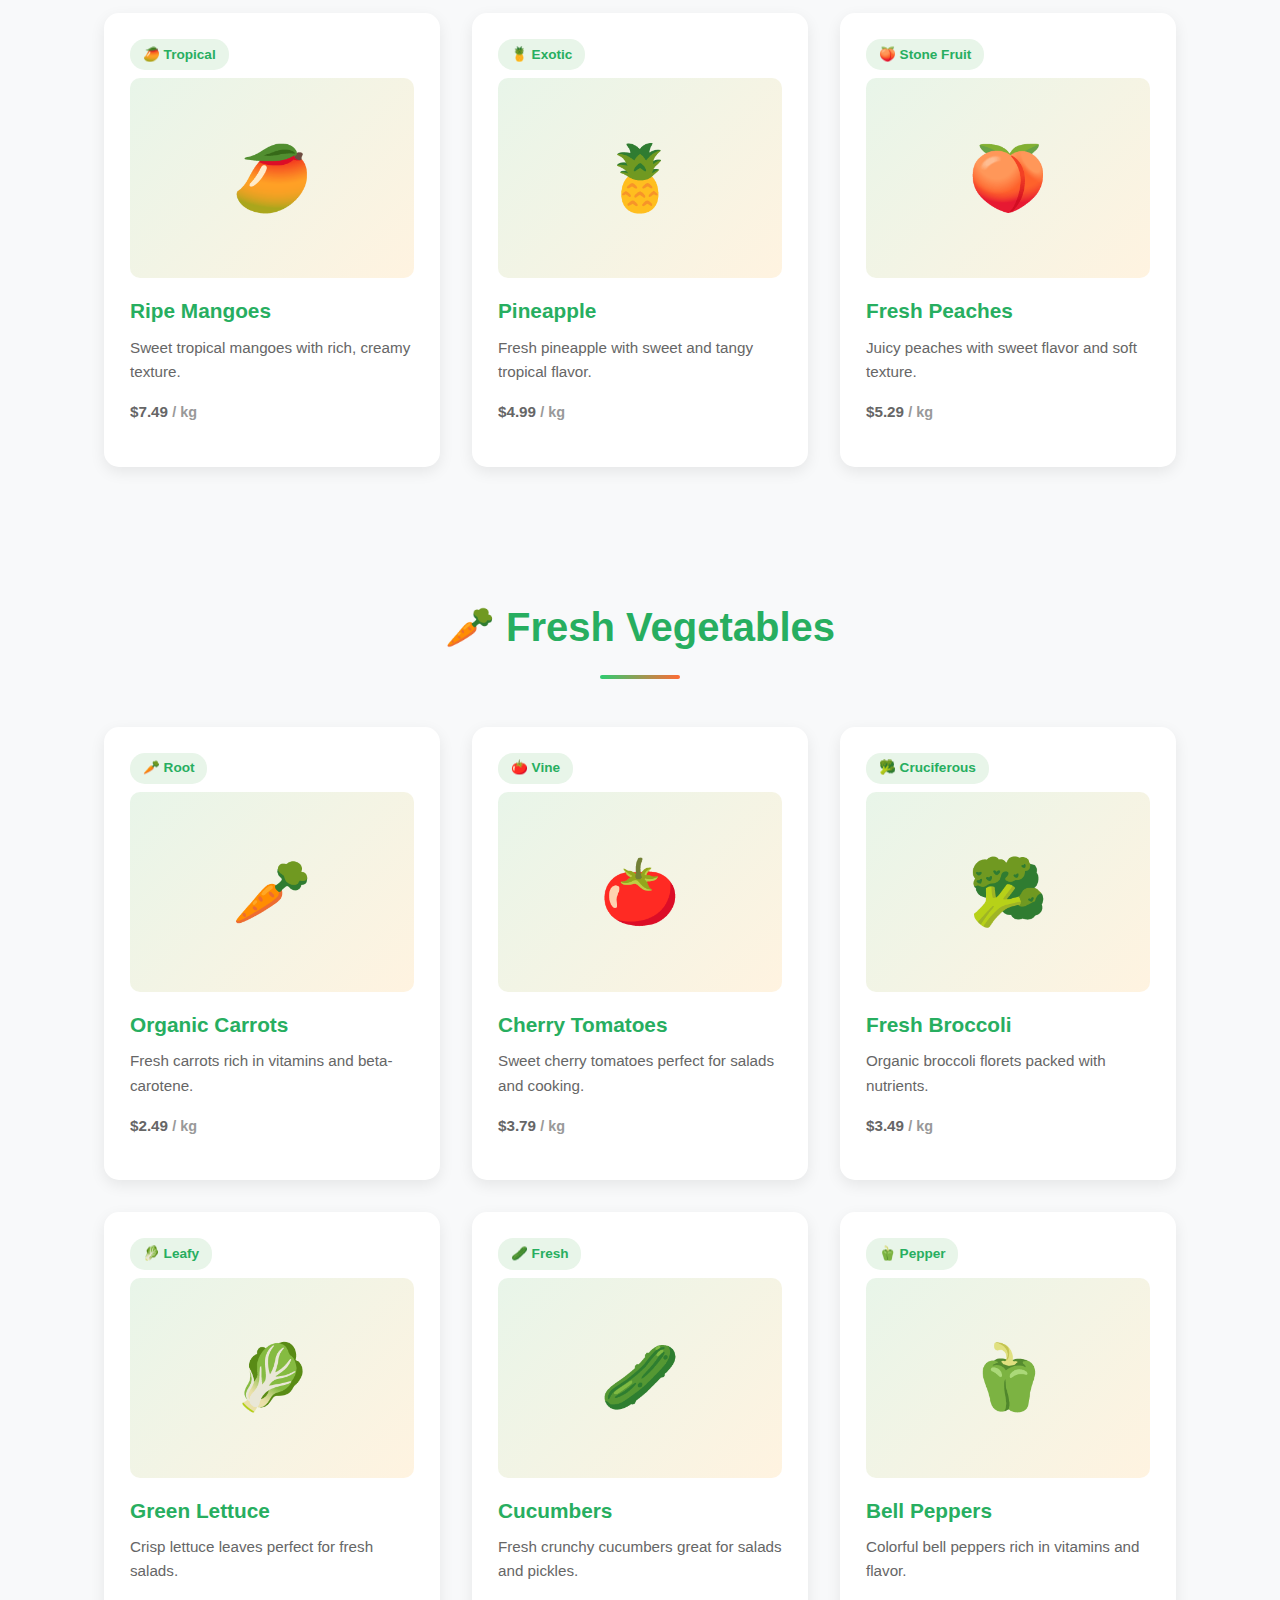
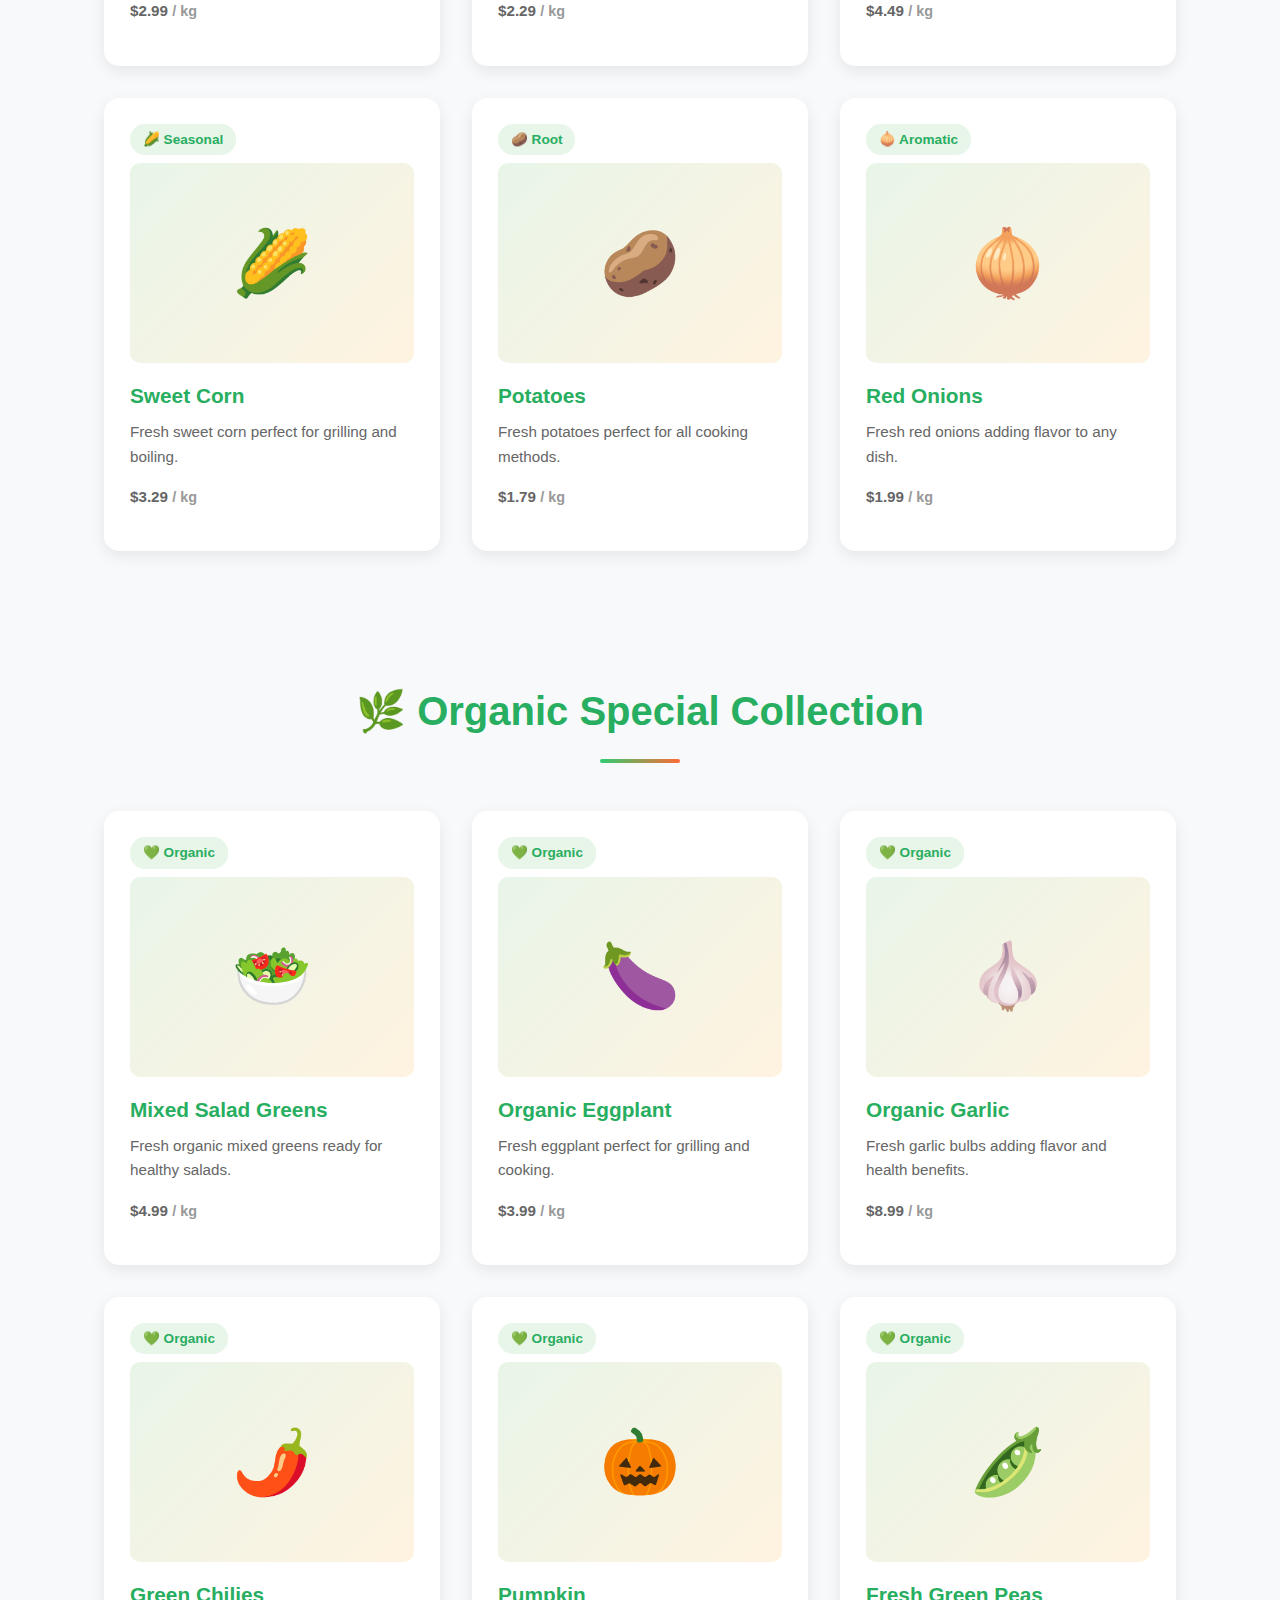
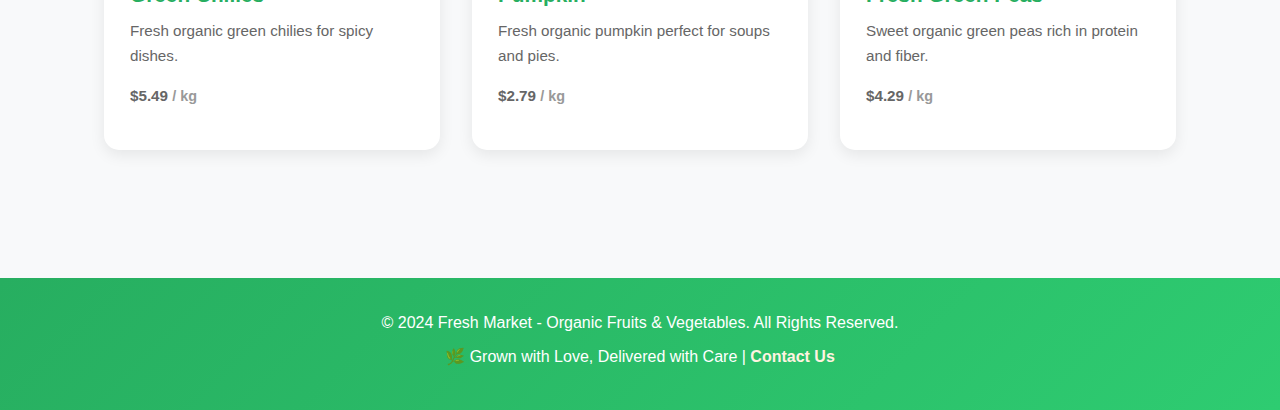
<file: products.html>
<!DOCTYPE html>
<html lang="en">
<head>
    <meta charset="UTF-8">
    <meta name="viewport" content="width=device-width, initial-scale=1.0">
    <meta name="description" content="Browse our collection of fresh organic fruits and vegetables">
    <title>Products - Fresh Market</title>
    <!-- CSS FILE LINK -->
    <link rel="stylesheet" href="style.css">
</head>
<body>
    
    <!-- NAVIGATION BAR -->
    <nav>
        <div class="nav-container">
            <!-- Logo -->
            <a href="index.html" class="logo">🌿 Fresh Market</a>
            
            <div class="search-container">
                <!-- Search Bar -->
                <div class="search-box">
                    <span class="search-icon">🔍</span>
                    <input type="text" placeholder="Search fresh produce...">
                </div>
                
                <!-- Navigation Links -->
                <ul class="nav-links">
                    <li><a href="index.html">Home</a></li>
                    <li><a href="about.html">About</a></li>
                    <li><a href="products.html">Products</a></li>
                    <li><a href="blog.html">Blog</a></li>
                    <li><a href="contact.html">Contact</a></li>
                </ul>
            </div>
        </div>
    </nav>

    <!-- PRODUCTS HERO SECTION -->
    <section class="hero">
        <div class="hero-content">
            <h1>🛒 Our Fresh Products</h1>
            <p>Farm-Fresh Organic Fruits & Vegetables</p>
        </div>
    </section>

    <!-- FRUITS CATEGORY -->
    <section>
        <h2>🍎 Fresh Fruits</h2>
        <div class="product-grid">
            
            <div class="product-card">
                <span class="category-badge">🍎 Premium</span>
                <div class="product-img">🍎</div>
                <h3>Red Apples</h3>
                <p>Crispy and sweet red apples perfect for healthy snacking.</p>
                <p class="price">$3.99 <span class="per-kg">/ kg</span></p>
            </div>

            <div class="product-card">
                <span class="category-badge">🍊 Citrus</span>
                <div class="product-img">🍊</div>
                <h3>Fresh Oranges</h3>
                <p>Juicy oranges packed with Vitamin C. Great for fresh juice.</p>
                <p class="price">$4.29 <span class="per-kg">/ kg</span></p>
            </div>

            <div class="product-card">
                <span class="category-badge">🍌 Tropical</span>
                <div class="product-img">🍌</div>
                <h3>Ripe Bananas</h3>
                <p>Naturally ripened bananas rich in potassium and fiber.</p>
                <p class="price">$1.99 <span class="per-kg">/ kg</span></p>
            </div>

            <div class="product-card">
                <span class="category-badge">🍇 Premium</span>
                <div class="product-img">🍇</div>
                <h3>Fresh Grapes</h3>
                <p>Sweet seedless grapes perfect for snacking and desserts.</p>
                <p class="price">$5.49 <span class="per-kg">/ kg</span></p>
            </div>

            <div class="product-card">
                <span class="category-badge">🍓 Berry</span>
                <div class="product-img">🍓</div>
                <h3>Strawberries</h3>
                <p>Fresh organic strawberries bursting with sweet flavor.</p>
                <p class="price">$6.99 <span class="per-kg">/ kg</span></p>
            </div>

            <div class="product-card">
                <span class="category-badge">🍉 Seasonal</span>
                <div class="product-img">🍉</div>
                <h3>Watermelon</h3>
                <p>Sweet and juicy watermelon perfect for summer refreshment.</p>
                <p class="price">$2.99 <span class="per-kg">/ kg</span></p>
            </div>

            <div class="product-card">
                <span class="category-badge">🥭 Tropical</span>
                <div class="product-img">🥭</div>
                <h3>Ripe Mangoes</h3>
                <p>Sweet tropical mangoes with rich, creamy texture.</p>
                <p class="price">$7.49 <span class="per-kg">/ kg</span></p>
            </div>

            <div class="product-card">
                <span class="category-badge">🍍 Exotic</span>
                <div class="product-img">🍍</div>
                <h3>Pineapple</h3>
                <p>Fresh pineapple with sweet and tangy tropical flavor.</p>
                <p class="price">$4.99 <span class="per-kg">/ kg</span></p>
            </div>

            <div class="product-card">
                <span class="category-badge">🍑 Stone Fruit</span>
                <div class="product-img">🍑</div>
                <h3>Fresh Peaches</h3>
                <p>Juicy peaches with sweet flavor and soft texture.</p>
                <p class="price">$5.29 <span class="per-kg">/ kg</span></p>
            </div>

        </div>
    </section>

    <!-- VEGETABLES CATEGORY -->
    <section>
        <h2>🥕 Fresh Vegetables</h2>
        <div class="product-grid">
            
            <div class="product-card">
                <span class="category-badge">🥕 Root</span>
                <div class="product-img">🥕</div>
                <h3>Organic Carrots</h3>
                <p>Fresh carrots rich in vitamins and beta-carotene.</p>
                <p class="price">$2.49 <span class="per-kg">/ kg</span></p>
            </div>

            <div class="product-card">
                <span class="category-badge">🍅 Vine</span>
                <div class="product-img">🍅</div>
                <h3>Cherry Tomatoes</h3>
                <p>Sweet cherry tomatoes perfect for salads and cooking.</p>
                <p class="price">$3.79 <span class="per-kg">/ kg</span></p>
            </div>

            <div class="product-card">
                <span class="category-badge">🥦 Cruciferous</span>
                <div class="product-img">🥦</div>
                <h3>Fresh Broccoli</h3>
                <p>Organic broccoli florets packed with nutrients.</p>
                <p class="price">$3.49 <span class="per-kg">/ kg</span></p>
            </div>

            <div class="product-card">
                <span class="category-badge">🥬 Leafy</span>
                <div class="product-img">🥬</div>
                <h3>Green Lettuce</h3>
                <p>Crisp lettuce leaves perfect for fresh salads.</p>
                <p class="price">$2.99 <span class="per-kg">/ kg</span></p>
            </div>

            <div class="product-card">
                <span class="category-badge">🥒 Fresh</span>
                <div class="product-img">🥒</div>
                <h3>Cucumbers</h3>
                <p>Fresh crunchy cucumbers great for salads and pickles.</p>
                <p class="price">$2.29 <span class="per-kg">/ kg</span></p>
            </div>

            <div class="product-card">
                <span class="category-badge">🫑 Pepper</span>
                <div class="product-img">🫑</div>
                <h3>Bell Peppers</h3>
                <p>Colorful bell peppers rich in vitamins and flavor.</p>
                <p class="price">$4.49 <span class="per-kg">/ kg</span></p>
            </div>

            <div class="product-card">
                <span class="category-badge">🌽 Seasonal</span>
                <div class="product-img">🌽</div>
                <h3>Sweet Corn</h3>
                <p>Fresh sweet corn perfect for grilling and boiling.</p>
                <p class="price">$3.29 <span class="per-kg">/ kg</span></p>
            </div>

            <div class="product-card">
                <span class="category-badge">🥔 Root</span>
                <div class="product-img">🥔</div>
                <h3>Potatoes</h3>
                <p>Fresh potatoes perfect for all cooking methods.</p>
                <p class="price">$1.79 <span class="per-kg">/ kg</span></p>
            </div>

            <div class="product-card">
                <span class="category-badge">🧅 Aromatic</span>
                <div class="product-img">🧅</div>
                <h3>Red Onions</h3>
                <p>Fresh red onions adding flavor to any dish.</p>
                <p class="price">$1.99 <span class="per-kg">/ kg</span></p>
            </div>

        </div>
    </section>

    <!-- ORGANIC SPECIALS CATEGORY -->
    <section>
        <h2>🌿 Organic Special Collection</h2>
        <div class="product-grid">
            
            <div class="product-card">
                <span class="category-badge">💚 Organic</span>
                <div class="product-img">🥗</div>
                <h3>Mixed Salad Greens</h3>
                <p>Fresh organic mixed greens ready for healthy salads.</p>
                <p class="price">$4.99 <span class="per-kg">/ kg</span></p>
            </div>

            <div class="product-card">
                <span class="category-badge">💚 Organic</span>
                <div class="product-img">🍆</div>
                <h3>Organic Eggplant</h3>
                <p>Fresh eggplant perfect for grilling and cooking.</p>
                <p class="price">$3.99 <span class="per-kg">/ kg</span></p>
            </div>

            <div class="product-card">
                <span class="category-badge">💚 Organic</span>
                <div class="product-img">🧄</div>
                <h3>Organic Garlic</h3>
                <p>Fresh garlic bulbs adding flavor and health benefits.</p>
                <p class="price">$8.99 <span class="per-kg">/ kg</span></p>
            </div>

            <div class="product-card">
                <span class="category-badge">💚 Organic</span>
                <div class="product-img">🌶️</div>
                <h3>Green Chilies</h3>
                <p>Fresh organic green chilies for spicy dishes.</p>
                <p class="price">$5.49 <span class="per-kg">/ kg</span></p>
            </div>

            <div class="product-card">
                <span class="category-badge">💚 Organic</span>
                <div class="product-img">🎃</div>
                <h3>Pumpkin</h3>
                <p>Fresh organic pumpkin perfect for soups and pies.</p>
                <p class="price">$2.79 <span class="per-kg">/ kg</span></p>
            </div>

            <div class="product-card">
                <span class="category-badge">💚 Organic</span>
                <div class="product-img">🫛</div>
                <h3>Fresh Green Peas</h3>
                <p>Sweet organic green peas rich in protein and fiber.</p>
                <p class="price">$4.29 <span class="per-kg">/ kg</span></p>
            </div>

        </div>
    </section>

    <!-- FOOTER -->
    <footer>
        <p>&copy; 2024 Fresh Market - Organic Fruits & Vegetables. All Rights Reserved.</p>
        <p>🌿 Grown with Love, Delivered with Care | <a href="contact.html">Contact Us</a></p>
    </footer>

</body>
</html>
</file>
<file: style.css>
/* === RESET & BASE === */
* {
    margin: 0;
    padding: 0;
    box-sizing: border-box;
}

body {
    font-family: 'Segoe UI', 'Arial', sans-serif;
    background-color: #f8f9fa;
    color: #2c3e50;
    line-height: 1.6;
    overflow-x: hidden;
}

/* === NAVIGATION BAR === */
nav {
    background: linear-gradient(135deg, #2ecc71, #27ae60);
    padding: 1rem 5%;
    position: sticky;
    top: 0;
    z-index: 1000;
    box-shadow: 0 4px 20px rgba(46, 204, 113, 0.3);
}

.nav-container {
    display: flex;
    justify-content: space-between;
    align-items: center;
    max-width: 1200px;
    margin: 0 auto;
}

.logo {
    font-size: 2rem;
    font-weight: bold;
    color: #ffffff;
    text-decoration: none;
    display: flex;
    align-items: center;
    gap: 0.5rem;
}

.search-container {
    display: flex;
    align-items: center;
    gap: 2rem;
}

.search-box {
    display: flex;
    align-items: center;
    background: rgba(255, 255, 255, 0.2);
    border: 2px solid rgba(255, 255, 255, 0.3);
    border-radius: 25px;
    padding: 0.5rem 1rem;
    transition: all 0.3s ease;
}

.search-box:focus-within {
    background: rgba(255, 255, 255, 0.3);
    border-color: #ffffff;
}

.search-box input {
    background: transparent;
    border: none;
    outline: none;
    color: #ffffff;
    padding: 0.3rem;
    width: 200px;
    font-size: 0.95rem;
}

.search-box input::placeholder {
    color: rgba(255, 255, 255, 0.8);
}

.search-icon {
    color: #ffffff;
    font-size: 1.2rem;
}

.nav-links {
    display: flex;
    list-style: none;
    gap: 2rem;
}

.nav-links a {
    color: #ffffff;
    text-decoration: none;
    font-size: 1.05rem;
    font-weight: 500;
    transition: all 0.3s ease;
    padding: 0.5rem 1rem;
    border-radius: 5px;
}

.nav-links a:hover {
    background: rgba(255, 255, 255, 0.2);
    transform: translateY(-2px);
}

/* === HERO SECTION === */
.hero {
    background: linear-gradient(135deg, rgba(46, 204, 113, 0.1), rgba(255, 107, 53, 0.1));
    padding: 6rem 5%;
    text-align: center;
    position: relative;
    overflow: hidden;
}

.hero::before {
    content: '🍎🥕🍇🥬🍊🥒';
    position: absolute;
    font-size: 8rem;
    opacity: 0.05;
    top: 50%;
    left: 50%;
    transform: translate(-50%, -50%);
    letter-spacing: 2rem;
}

.hero-content {
    position: relative;
    z-index: 1;
    max-width: 800px;
    margin: 0 auto;
}

.hero h1 {
    font-size: 3.5rem;
    margin-bottom: 1rem;
    color: #27ae60;
    text-shadow: 2px 2px 4px rgba(0, 0, 0, 0.1);
}

.hero p {
    font-size: 1.3rem;
    margin-bottom: 2rem;
    color: #555;
}

.cta-button {
    display: inline-block;
    padding: 1rem 2.5rem;
    background: linear-gradient(90deg, #2ecc71, #27ae60);
    color: #ffffff;
    text-decoration: none;
    border-radius: 50px;
    font-size: 1.1rem;
    font-weight: bold;
    transition: all 0.3s ease;
    box-shadow: 0 5px 20px rgba(46, 204, 113, 0.4);
}

.cta-button:hover {
    transform: translateY(-3px);
    box-shadow: 0 8px 30px rgba(46, 204, 113, 0.6);
}

/* === SECTION STYLES === */
section {
    padding: 4rem 5%;
    max-width: 1200px;
    margin: 0 auto;
}

section h2 {
    text-align: center;
    font-size: 2.5rem;
    margin-bottom: 3rem;
    color: #27ae60;
    position: relative;
}

section h2::after {
    content: '';
    display: block;
    width: 80px;
    height: 4px;
    background: linear-gradient(90deg, #2ecc71, #ff6b35);
    margin: 1rem auto 0;
    border-radius: 2px;
}

/* === PRODUCT GRID === */
.product-grid {
    display: grid;
    grid-template-columns: repeat(auto-fit, minmax(280px, 1fr));
    gap: 2rem;
}

.product-card {
    background: #ffffff;
    border-radius: 15px;
    padding: 1.5rem;
    transition: all 0.3s ease;
    box-shadow: 0 5px 15px rgba(0, 0, 0, 0.08);
    border: 2px solid transparent;
}

.product-card:hover {
    transform: translateY(-10px);
    border-color: #2ecc71;
    box-shadow: 0 10px 30px rgba(46, 204, 113, 0.2);
}

.product-img {
    width: 100%;
    height: 200px;
    background: linear-gradient(135deg, #e8f5e9, #fff3e0);
    border-radius: 10px;
    margin-bottom: 1rem;
    display: flex;
    align-items: center;
    justify-content: center;
    font-size: 4rem;
    overflow: hidden;
}

.product-img img {
    width: 100%;
    height: 100%;
    object-fit: cover;
    border-radius: 10px;
}

.product-card h3 {
    color: #27ae60;
    margin-bottom: 0.5rem;
    font-size: 1.3rem;
}

.product-card p {
    color: #666;
    margin-bottom: 1rem;
    font-size: 0.95rem;
}

.price {
    font-size: 1.5rem;
    color: #ff6b35;
    font-weight: bold;
}

.per-kg {
    font-size: 0.9rem;
    color: #999;
}

/* === CATEGORY BADGES === */
.category-badge {
    display: inline-block;
    padding: 0.3rem 0.8rem;
    background: #e8f5e9;
    color: #27ae60;
    border-radius: 15px;
    font-size: 0.85rem;
    font-weight: 600;
    margin-bottom: 0.5rem;
}

/* === BLOG CARDS === */
.blog-grid {
    display: grid;
    grid-template-columns: repeat(auto-fit, minmax(300px, 1fr));
    gap: 2rem;
}

.blog-card {
    background: #ffffff;
    border-radius: 15px;
    padding: 2rem;
    transition: all 0.3s ease;
    box-shadow: 0 5px 15px rgba(0, 0, 0, 0.08);
    border-left: 4px solid #2ecc71;
}

.blog-card:hover {
    transform: translateX(10px);
    box-shadow: 0 8px 25px rgba(46, 204, 113, 0.2);
}

.blog-date {
    color: #ff6b35;
    font-size: 0.9rem;
    margin-bottom: 0.5rem;
    font-weight: 600;
}

.blog-card h3 {
    margin-bottom: 1rem;
    color: #27ae60;
}

.blog-card p {
    color: #666;
    margin-bottom: 1rem;
}

.read-more {
    color: #2ecc71;
    text-decoration: none;
    font-weight: bold;
    transition: color 0.3s ease;
}

.read-more:hover {
    color: #ff6b35;
}

/* === CONTACT FORM === */
.contact-container {
    max-width: 600px;
    margin: 0 auto;
    background: #ffffff;
    padding: 3rem;
    border-radius: 15px;
    box-shadow: 0 10px 40px rgba(0, 0, 0, 0.1);
}

.form-group {
    margin-bottom: 1.5rem;
}

.form-group label {
    display: block;
    margin-bottom: 0.5rem;
    color: #27ae60;
    font-weight: 600;
}

.form-group input,
.form-group textarea {
    width: 100%;
    padding: 1rem;
    background: #f8f9fa;
    border: 2px solid #e0e0e0;
    border-radius: 8px;
    color: #2c3e50;
    font-size: 1rem;
    transition: all 0.3s ease;
}

.form-group input:focus,
.form-group textarea:focus {
    outline: none;
    border-color: #2ecc71;
    box-shadow: 0 0 10px rgba(46, 204, 113, 0.2);
}

.form-group textarea {
    resize: vertical;
    min-height: 150px;
}

.submit-btn {
    width: 100%;
    padding: 1rem;
    background: linear-gradient(90deg, #2ecc71, #27ae60);
    color: #ffffff;
    border: none;
    border-radius: 8px;
    font-size: 1.1rem;
    font-weight: bold;
    cursor: pointer;
    transition: all 0.3s ease;
}

.submit-btn:hover {
    transform: translateY(-2px);
    box-shadow: 0 5px 20px rgba(46, 204, 113, 0.4);
}

/* === ABOUT PAGE === */
.about-content {
    display: grid;
    grid-template-columns: 1fr 1fr;
    gap: 3rem;
    align-items: center;
}

.about-text h3 {
    color: #27ae60;
    margin-bottom: 1rem;
    font-size: 1.5rem;
}

.about-text p {
    color: #666;
    margin-bottom: 1rem;
    line-height: 1.8;
}

.about-image {
    width: 100%;
    height: 400px;
    background: linear-gradient(135deg, #e8f5e9, #fff3e0);
    border-radius: 15px;
    display: flex;
    align-items: center;
    justify-content: center;
    font-size: 6rem;
    overflow: hidden;
}

.about-image img {
    width: 100%;
    height: 100%;
    object-fit: cover;
    border-radius: 15px;
}

/* === FEATURES SECTION === */
.features-grid {
    display: grid;
    grid-template-columns: repeat(auto-fit, minmax(250px, 1fr));
    gap: 2rem;
    margin-top: 3rem;
}

.feature-card {
    background: #ffffff;
    padding: 2rem;
    border-radius: 15px;
    text-align: center;
    box-shadow: 0 5px 15px rgba(0, 0, 0, 0.08);
    transition: all 0.3s ease;
}

.feature-card:hover {
    transform: translateY(-5px);
    box-shadow: 0 8px 25px rgba(46, 204, 113, 0.2);
}

.feature-icon {
    font-size: 3rem;
    margin-bottom: 1rem;
}

.feature-card h3 {
    color: #27ae60;
    margin-bottom: 0.5rem;
}

.feature-card p {
    color: #666;
    font-size: 0.95rem;
}

/* === FOOTER === */
footer {
    background: linear-gradient(135deg, #27ae60, #2ecc71);
    padding: 2rem 5%;
    text-align: center;
    color: #ffffff;
    margin-top: 4rem;
}

footer p {
    margin-bottom: 0.5rem;
}

footer a {
    color: #fff3e0;
    text-decoration: none;
    font-weight: 600;
}

footer a:hover {
    color: #ffffff;
    text-decoration: underline;
}

/* === RESPONSIVE DESIGN === */
@media (max-width: 768px) {
    .nav-container {
        flex-direction: column;
        gap: 1rem;
    }

    .search-container {
        flex-direction: column;
        width: 100%;
        gap: 1rem;
    }

    .nav-links {
        gap: 1rem;
        font-size: 0.9rem;
    }

    .search-box input {
        width: 150px;
    }

    .hero h1 {
        font-size: 2.5rem;
    }

    .hero p {
        font-size: 1rem;
    }

    section h2 {
        font-size: 2rem;
    }

    .about-content {
        grid-template-columns: 1fr;
    }

    .product-grid,
    .blog-grid {
        grid-template-columns: 1fr;
    }
}

@media (max-width: 480px) {
    .hero h1 {
        font-size: 2rem;
    }

    .cta-button {
        padding: 0.8rem 2rem;
        font-size: 1rem;
    }

    .logo {
        font-size: 1.5rem;
    }
}
</file>
